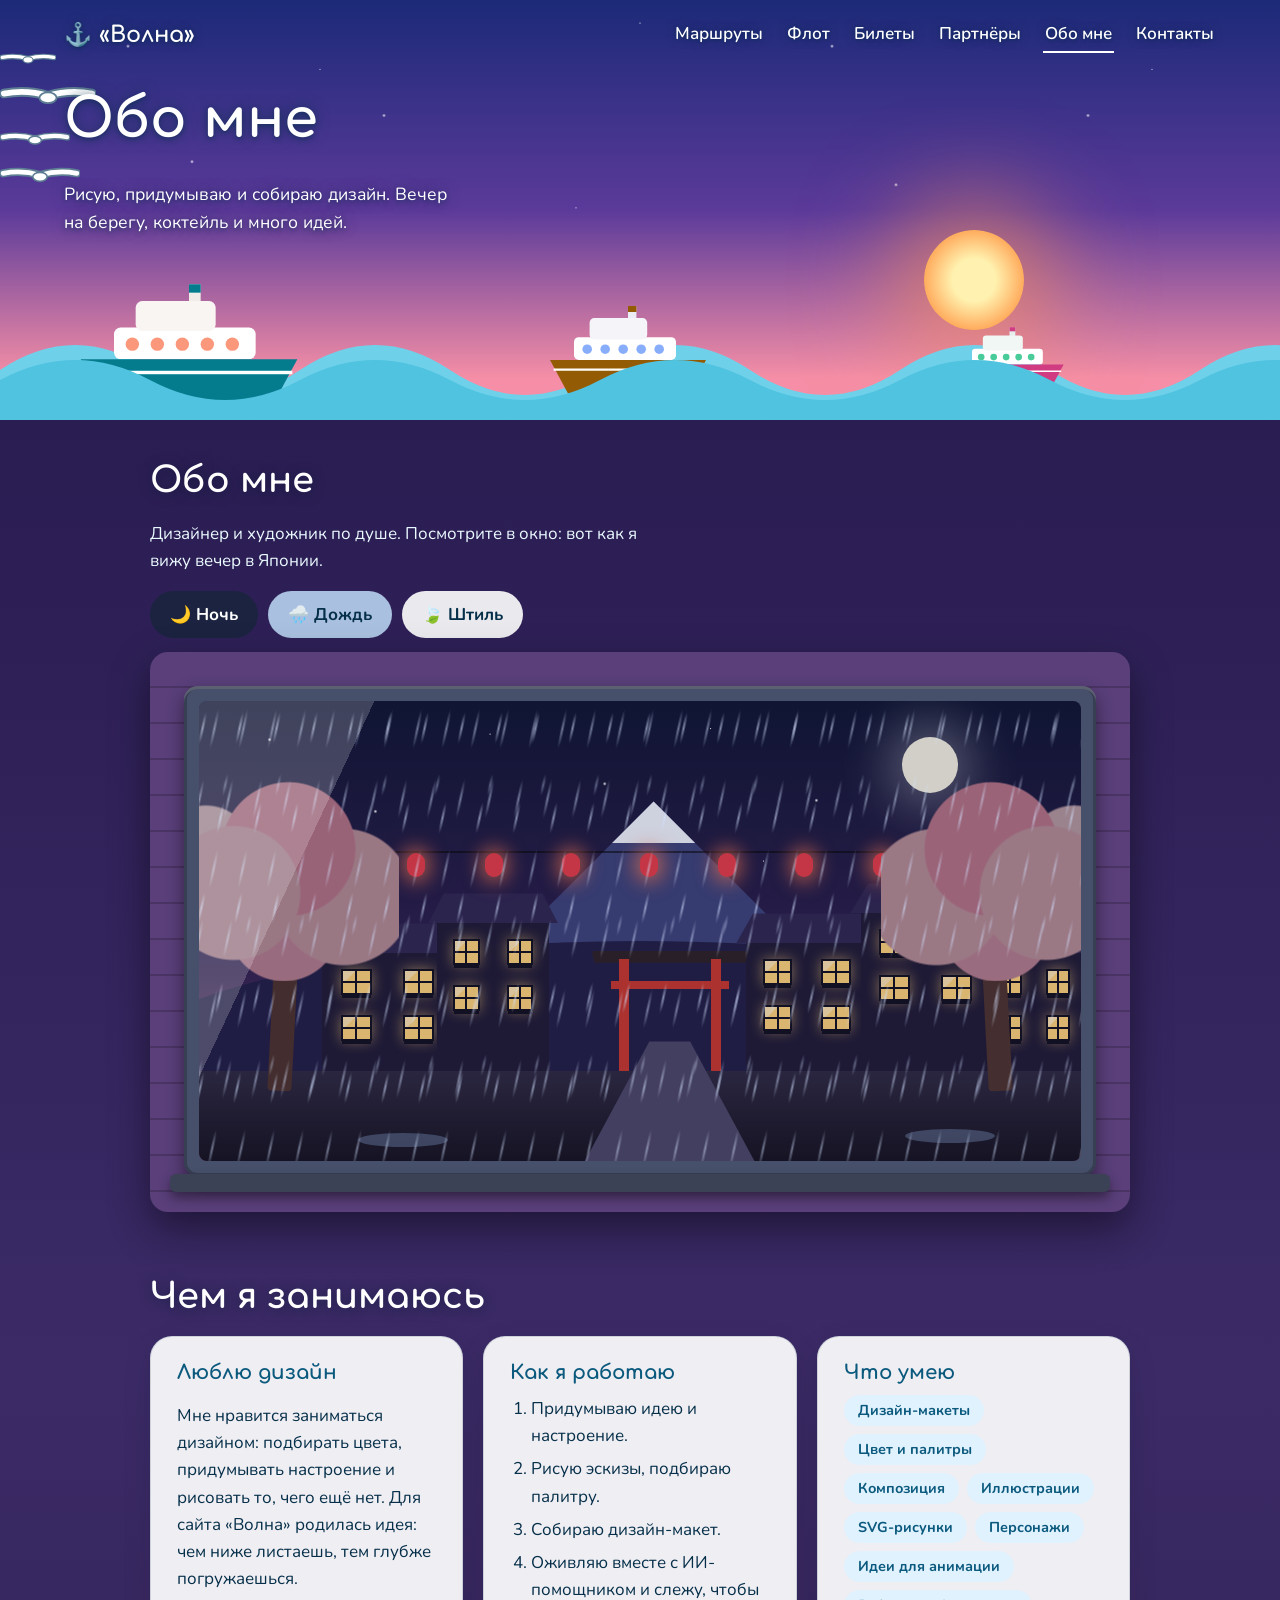
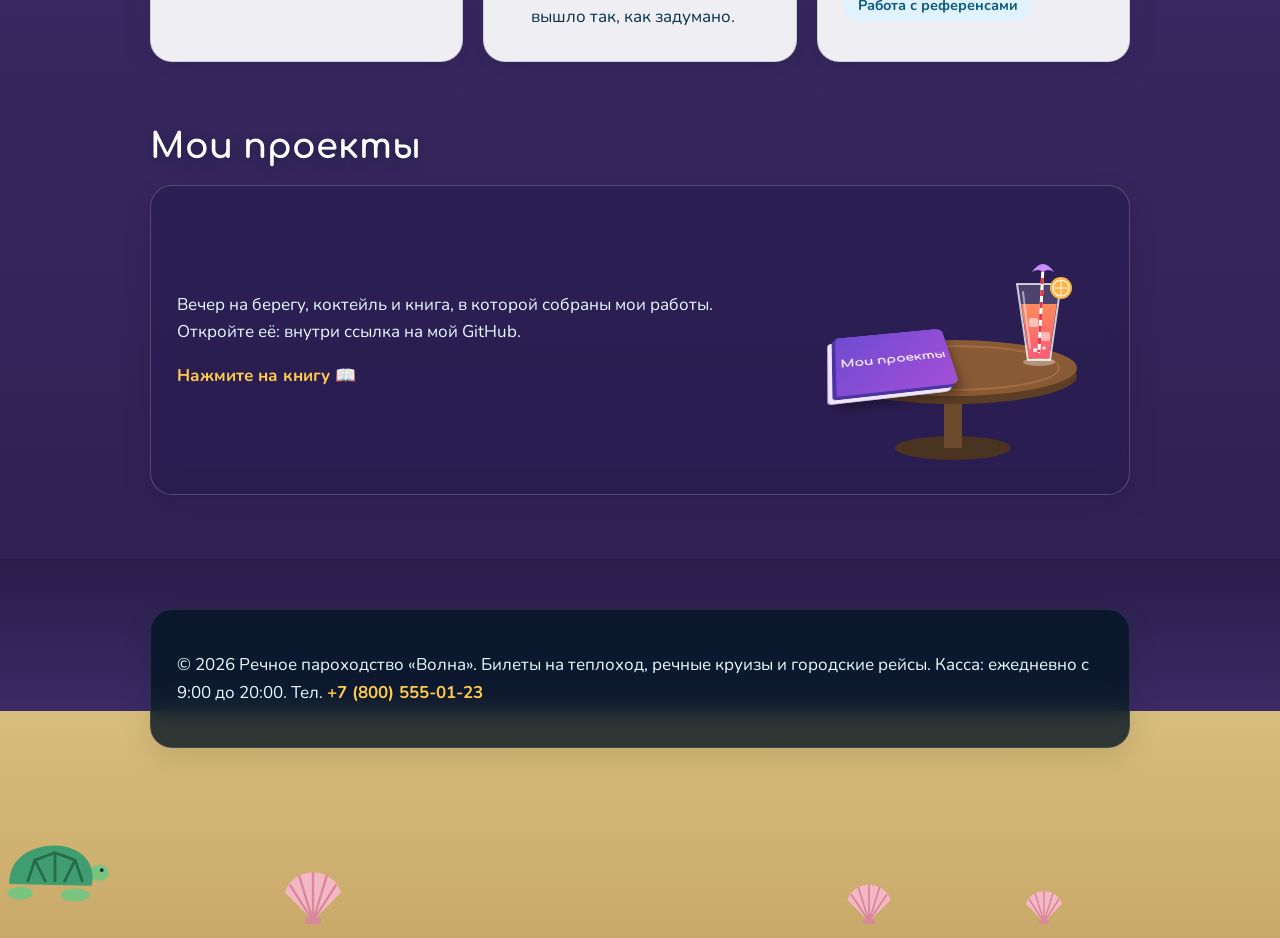
<file: about.html>
<!DOCTYPE html>
<html lang="ru">
<head>
  <meta charset="utf-8">
  <meta name="viewport" content="width=device-width, initial-scale=1">
  <title>Обо мне — веб-дизайнер и верстальщик, портфолио</title>
  <meta name="description" content="Обо мне: веб-дизайнер и верстальщик. Мои проекты, навыки и ссылка на GitHub.">
  <meta name="keywords" content="веб-дизайнер, верстальщик, портфолио, github, дизайн сайтов">
  <meta name="robots" content="index, follow">
  <link rel="canonical" href="http://volna.l9137573.beget.tech/volna/about.html">
  <meta property="og:type" content="website">
  <meta property="og:title" content="Обо мне — веб-дизайнер и верстальщик, портфолио">
  <meta property="og:description" content="Обо мне: веб-дизайнер и верстальщик. Мои проекты, навыки и ссылка на GitHub.">
  <link rel="icon" href="img/favicon.svg" type="image/svg+xml">
  <link rel="preconnect" href="https://fonts.googleapis.com">
  <link rel="preconnect" href="https://fonts.gstatic.com" crossorigin>
  <link href="https://fonts.googleapis.com/css2?family=Comfortaa:wght@600;700&family=Nunito:wght@400;600;700&display=swap" rel="stylesheet">
  <link rel="stylesheet" href="main.css">

  <!-- Google Tag Manager -->
  <script>(function(w,d,s,l,i){w[l]=w[l]||[];w[l].push({'gtm.start':
  new Date().getTime(),event:'gtm.js'});var f=d.getElementsByTagName(s)[0],
  j=d.createElement(s),dl=l!='dataLayer'?'&l='+l:'';j.async=true;j.src=
  'https://www.googletagmanager.com/gtm.js?id='+i+dl;f.parentNode.insertBefore(j,f);
  })(window,document,'script','dataLayer','GTM-58QCVPH7');</script>
  <!-- End Google Tag Manager -->

  <!-- Yandex.Metrika counter -->
  <script type="text/javascript">
      (function(m,e,t,r,i,k,a){
          m[i]=m[i]||function(){(m[i].a=m[i].a||[]).push(arguments)};
          m[i].l=1*new Date();
          for (var j = 0; j < document.scripts.length; j++) {if (document.scripts[j].src === r) { return; }}
          k=e.createElement(t),a=e.getElementsByTagName(t)[0],k.async=1,k.src=r,a.parentNode.insertBefore(k,a)
      })(window, document,'script','https://mc.yandex.ru/metrika/tag.js?id=113741411', 'ym');

      ym(113741411, 'init', {ssr:true, webvisor:true, clickmap:true, ecommerce:"dataLayer", referrer: document.referrer, url: location.href, accurateTrackBounce:true, trackLinks:true});
  </script>
  <noscript><div><img src="https://mc.yandex.ru/watch/113741411" style="position:absolute; left:-9999px;" alt="" /></div></noscript>
  <!-- /Yandex.Metrika counter -->
</head>
<body class="land-page">
  <!-- GTM (noscript) -->
  <noscript><iframe src="https://www.googletagmanager.com/ns.html?id=GTM-58QCVPH7"
  height="0" width="0" style="display:none;visibility:hidden"></iframe></noscript>
  <!-- End GTM (noscript) -->

  <!-- Класс sunset делает закатное небо, чтобы отличалось от других страниц -->
  <header class="sky small sunset">
    <div class="stars"></div>
    <span class="cloud c1"></span><span class="cloud c2"></span>
    <div class="sun"></div>
    <img class="gull g1" src="img/gull.svg" alt="" width="50" height="26">
    <img class="gull g2" src="img/gull.svg" alt="" width="50" height="26">
    <img class="gull g3" src="img/gull.svg" alt="" width="50" height="26">
    <img class="gull g4" src="img/gull.svg" alt="" width="50" height="26">
    
    <nav aria-label="Основное меню">
      <a class="logo" href="index.html">⚓ «Волна»</a>
      <a href="routes.html">Маршруты</a>
      <a href="fleet.html">Флот</a>
      <a href="tickets.html">Билеты</a>
      <a href="partners.html">Партнёры</a>
      <a href="about.html" class="active">Обо мне</a>
      <a href="contacts.html">Контакты</a>
    </nav>
    <div class="hero">
      <h1>Обо мне</h1>
      <p>Рисую, придумываю и собираю дизайн. Вечер на берегу, коктейль и много идей.</p>
    </div>
    <div class="wave back"></div>
    <!-- Три теплохода плывут по закатному морю -->
    <div class="fleet-ship fs1"><img src="img/ship.svg" alt="Теплоход «Лазурный»" width="300" height="190"></div>
    <div class="fleet-ship fs2"><img src="img/ship.svg" alt="Теплоход «Жемчужина»" width="300" height="190"></div>
    <div class="fleet-ship fs3"><img src="img/ship.svg" alt="Теплоход «Ракушка»" width="300" height="190"></div>
    <div class="wave front"></div>
  </header>

  <div class="land">
    <main class="about-main">
      <!-- Скрытые чекбоксы для переключения погоды. Они невидимы на экране, но работают как кнопки в CSS -->
      <input type="checkbox" id="t-day" class="toggle" aria-label="День или ночь">
      <input type="checkbox" id="t-wind" class="toggle" aria-label="Ветер">
      <input type="radio" name="weather" id="w-clear" class="toggle" aria-label="Ясно">
      <input type="radio" name="weather" id="w-rain" class="toggle" checked aria-label="Дождь">
      <input type="radio" name="weather" id="w-snow" class="toggle" aria-label="Снег">
      <input type="checkbox" id="t-book" class="toggle" aria-label="Открыть книгу с проектами">

      <section class="window-section">
        <h2>Обо мне</h2>
        <p class="lead">Дизайнер и художник по душе. Посмотрите в окно: вот как я вижу вечер в Японии.</p>

        <!-- Кнопки управления погодой. Они привязаны к чекбоксам выше через атрибут for -->
        <div class="scene-controls">
          <label for="t-day" class="ctl ctl-day"><span class="s-night">🌙 Ночь</span><span class="s-day">☀️ День</span></label>
          <label for="w-rain" class="ctl wl wl-clear">🌤️ Ясно</label>
          <label for="w-snow" class="ctl wl wl-rain">🌧️ Дождь</label>
          <label for="w-clear" class="ctl wl wl-snow">❄️ Снег</label>
          <label for="t-wind" class="ctl ctl-wind"><span class="s-calm">🍃 Штиль</span><span class="s-wind">🌬️ Ветер</span></label>
        </div>

        <!-- Окно, в котором происходит вся магия -->
        <div class="stage">
          <div class="frame">
            <div class="scene" role="img" aria-label="Серый котёнок гуляет по японской улице, вокруг цветёт сакура. Погоду и время суток можно менять кнопками">
            <div class="night-stars"></div>
            <div class="orb"></div>
            <div class="fuji"></div>
            <div class="hills"></div>

            <!-- Домики. Тег i используется для окон -->
            <div class="house h1"><i></i><i></i><i></i><i></i></div>
            <div class="house h2"><i></i><i></i><i></i><i></i></div>
            <div class="house h3"><i></i><i></i><i></i><i></i></div>
            <div class="house h4"><i></i><i></i><i></i><i></i></div>
            <div class="house h5"><i></i><i></i><i></i><i></i></div>

            <!-- Ворота Тории -->
            <div class="torii"><i class="kasagi"></i><i class="nuki"></i><i class="pl"></i><i class="pr"></i></div>

            <!-- Фонарики -->
            <div class="lanterns"><i></i><i></i><i></i><i></i><i></i><i></i><i></i><i></i><i></i></div>

            <!-- Деревья сакуры -->
            <div class="tree t-left"><div class="crown"></div></div>
            <div class="tree t-right"><div class="crown"></div></div>

            <!-- Земля, дорожка, лужи, сугробы -->
            <div class="ground"><span class="puddle p1"></span><span class="puddle p2"></span><span class="puddle p3"></span></div>
            <div class="path"></div>
            <div class="drifts"></div>

            <!-- Котенок в SVG. Здесь мы вырезаем его картинку и анимируем части отдельно -->
            <div class="kitten">
              <svg viewBox="0 0 140 112" width="150" height="120" aria-hidden="true">
                <!-- Зонтик, который появляется только в дождь -->
                <g class="umbrella">
                  <path d="M70 58 V30" stroke="#5b3a29" stroke-width="3" stroke-linecap="round" fill="none"/>
                  <path d="M30 32 Q70 -12 110 32 Q100 26 90 32 Q80 26 70 32 Q60 26 50 32 Q40 26 30 32Z" fill="#d1432f"/>
                  <path d="M70 10 Q58 18 50 32 M70 10 Q82 18 90 32" stroke="#fff" stroke-width="2" fill="none" opacity="0.6"/>
                </g>
                
                <!-- Хвост -->
                <path class="tail" d="M32 76 Q8 74 10 52 Q11 44 18 46" stroke="#a7b0ba" stroke-width="8" stroke-linecap="round" fill="none"/>
                
                <!-- Лапы. Рисуем их до тела, чтобы верх лап был спрятан под туловищем -->
                <rect class="leg lb" x="46" y="80" width="8" height="26" rx="4" fill="#8b95a0"/>
                <rect class="leg lf" x="78" y="80" width="8" height="26" rx="4" fill="#8b95a0"/>
                <rect class="leg rb" x="34" y="80" width="8" height="26" rx="4" fill="#a7b0ba"/>
                <rect class="leg rf" x="68" y="80" width="8" height="26" rx="4" fill="#a7b0ba"/>
                
                <!-- Туловище и полоски -->
                <ellipse cx="58" cy="76" rx="32" ry="18" fill="#a7b0ba"/>
                <path d="M44 60 q4 9 0 17 M58 59 q4 9 0 18 M72 60 q4 9 0 17" stroke="#7b8590" stroke-width="3" stroke-linecap="round" fill="none"/>
                
                <!-- Шарф. Вставляем его между телом и головой, чтобы голова перекрыла его сверху и он казался на шее -->
                <g class="scarf">
                  <!-- Развевающиеся концы -->
                  <g class="tail-top">
                    <path d="M80 71 Q60 60 40 65 L43 72 Q63 68 81 75 Z" fill="#b9a2e8"/>
                    <path d="M78 73 Q60 62 42 67" stroke="#ffc2e0" stroke-width="2.5" fill="none" stroke-linecap="round"/>
                  </g>
                  <g class="tail-bottom">
                    <path d="M81 74 Q60 85 40 100 L45 105 Q63 92 83 77 Z" fill="#ffc2e0"/>
                    <path d="M79 76 Q60 88 43 102" stroke="#b9a2e8" stroke-width="2.5" fill="none" stroke-linecap="round"/>
                  </g>
                  <!-- Вертикальный воротник -->
                  <path d="M78 69 Q85 73 89 79 L82 84 Q78 78 74 74 Z" fill="#b9a2e8"/>
                  <path d="M79 72 Q84 76 86 79" stroke="#ffc2e0" stroke-width="2.5" fill="none" stroke-linecap="round"/>
                  <circle cx="78" cy="73" r="4" fill="#b9a2e8"/>
                  <circle cx="78" cy="73" r="1.5" fill="#ffc2e0"/>
                </g>

                <!-- Голова, уши, мордочка -->
                <polygon points="85,52 87,35 99,47" fill="#a7b0ba"/><polygon points="100,47 112,36 114,54" fill="#a7b0ba"/>
                <polygon points="88,48 89,40 95,46" fill="#f0b5bb"/><polygon points="104,46 110,40 111,50" fill="#f0b5bb"/>
                <circle cx="98" cy="64" r="17" fill="#a7b0ba"/>
                <path d="M94 50 v5 M98 49 v6 M102 50 v5" stroke="#7b8590" stroke-width="2" stroke-linecap="round"/>
                <ellipse cx="100" cy="62" rx="2.8" ry="3.5" fill="#e6c34e"/><ellipse cx="110" cy="62" rx="2.8" ry="3.5" fill="#e6c34e"/>
                <ellipse cx="100.4" cy="62" rx="1" ry="2.8" fill="#16110d"/><ellipse cx="110.4" cy="62" rx="1" ry="2.8" fill="#16110d"/>
                <polygon points="107,66 113,66 110,70" fill="#e0788a"/>
                <path d="M110 70 q-3 3 -6 1 M110 70 q3 3 6 1" stroke="#5c6670" stroke-width="1.2" fill="none" stroke-linecap="round"/>
                <path d="M114 68 L130 63 M114 71 L130 73" stroke="#fff" stroke-width="1" opacity="0.8"/>
              </svg>
            </div>

            <!-- Погодные слои, которые включаются через CSS :checked -->
            <div class="petals"><i></i><i></i><i></i><i></i><i></i><i></i><i></i><i></i><i></i><i></i><i></i><i></i><i></i><i></i></div>
            <div class="snow"></div>
            <div class="shade"></div>
            <div class="rain"></div>
            <div class="gusts"><i></i><i></i><i></i></div>
          </div>
          </div>
          <div class="sill"></div>
        </div>
      </section>

      <section class="about-section">
        <h2>Чем я занимаюсь</h2>
        <div class="about-grid">
          <article class="panel">
            <h3>Люблю дизайн</h3>
            <p>Мне нравится заниматься дизайном: подбирать цвета, придумывать настроение и рисовать то, чего ещё нет. Для сайта «Волна» родилась идея: чем ниже листаешь, тем глубже погружаешься.</p>
          </article>
          <article class="panel">
            <h3>Как я работаю</h3>
            <ol class="how">
              <li>Придумываю идею и настроение.</li>
              <li>Рисую эскизы, подбираю палитру.</li>
              <li>Собираю дизайн-макет.</li>
              <li>Оживляю вместе с ИИ-помощником и слежу, чтобы вышло так, как задумано.</li>
            </ol>
          </article>
          <article class="panel">
            <h3>Что умею</h3>
            <ul class="chips">
              <li>Дизайн-макеты</li><li>Цвет и палитры</li><li>Композиция</li><li>Иллюстрации</li><li>SVG-рисунки</li><li>Персонажи</li><li>Идеи для анимации</li><li>Работа с референсами</li>
            </ul>
          </article>
        </div>
      </section>

      <section class="terrace">
        <h2>Мои проекты</h2>
        <div class="panel terrace-panel">
          <div class="terrace-text">
            <p>Вечер на берегу, коктейль и книга, в которой собраны мои работы. Откройте её: внутри ссылка на мой GitHub.</p>
            <p class="hint">Нажмите на книгу 📖</p>
          </div>
          <!-- Стол с коктейлем и книгой. Книга - это label, который при клике активирует чекбокс t-book и открывает модалку -->
          <div class="table-scene">
            <svg class="table" viewBox="0 0 300 260" aria-hidden="true">
              <defs><linearGradient id="drink" x1="0" y1="0" x2="0" y2="1"><stop offset="0" stop-color="#ff8a5c"/><stop offset="1" stop-color="#ff4f7b"/></linearGradient></defs>
              <ellipse cx="150" cy="238" rx="58" ry="12" fill="#4a3320"/>
              <rect x="141" y="168" width="18" height="70" fill="#6b4a2e"/>
              <ellipse cx="150" cy="166" rx="124" ry="28" fill="#5c3d25"/>
              <ellipse cx="150" cy="158" rx="124" ry="28" fill="#8a5a35"/>
              <ellipse cx="150" cy="158" rx="106" ry="22" fill="none" stroke="#a9744a" stroke-width="2" opacity="0.7"/>
              <defs><clipPath id="gc"><path d="M216 78 H256 L246 148 H226 Z"/></clipPath></defs>
              <ellipse cx="236" cy="152" rx="16" ry="4" fill="rgba(255,255,255,0.35)"/>
              <path d="M214 74 H258 L247 150 H225 Z" fill="rgba(255,255,255,0.16)" stroke="rgba(255,255,255,0.75)" stroke-width="2"/>
              <g clip-path="url(#gc)">
                <g class="liquid">
                  <path d="M200 94 H272 V160 H200 Z" fill="url(#drink)"/>
                  <rect class="ice" x="226" y="108" width="9" height="9" rx="2" fill="rgba(255,255,255,0.55)"/>
                  <rect class="ice i2" x="238" y="122" width="9" height="9" rx="2" fill="rgba(255,255,255,0.5)"/>
                  <circle class="cbub b1" cx="232" cy="140" r="2" fill="#fff"/><circle class="cbub b2" cx="241" cy="138" r="1.6" fill="#fff"/><circle class="cbub b3" cx="236" cy="142" r="1.3" fill="#fff"/>
                </g>
              </g>
              <path d="M220 82 L227 138" stroke="rgba(255,255,255,0.5)" stroke-width="2" stroke-linecap="round"/>
              <g class="stir">
                <path d="M240 56 L236 142" stroke="#fff" stroke-width="3"/><path d="M240 56 L236 142" stroke="#e63946" stroke-width="3" stroke-dasharray="6 6"/>
                <path d="M229 62 Q240 46 251 62 Q245 58 240 62 Q235 58 229 62Z" fill="#c78cff"/>
              </g>
              <circle cx="258" cy="78" r="11" fill="#ffb347"/><circle cx="258" cy="78" r="8" fill="none" stroke="#fff3d6" stroke-width="1.5"/><path d="M258 70 V86 M250 78 H266" stroke="#fff3d6" stroke-width="1.2"/>
            </svg>
            <label for="t-book" class="book" title="Открыть книгу">
              <span class="book-title">Мои проекты</span>
            </label>
          </div>
        </div>
      </section>

      <!-- Модальное окно с ссылкой на GitHub -->
      <div class="modal" role="dialog" aria-label="Мои проекты">
        <label for="t-book" class="modal-bg" aria-hidden="true"></label>
        <div class="modal-box">
          <h3>Мои проекты</h3>
          <p>Все работы и исходный код я храню на GitHub.</p>
          <div class="cta">
            <a class="btn github" href="https://github.com/ВАШ-НИК" target="_blank" rel="noopener">GitHub</a>
            <a class="btn gold" href="partners.html">Портфолио сайтов</a>
          </div>
          <label for="t-book" class="modal-close">Закрыть</label>
        </div>
      </div>
    </main>

    <footer class="seabed">
      <div class="panel"><p>© 2026 Речное пароходство «Волна». Билеты на теплоход, речные круизы и городские рейсы. Касса: ежедневно с 9:00 до 20:00. Тел. <a href="tel:+78005550123">+7 (800) 555-01-23</a></p></div>
      <div class="sand" aria-hidden="true">
        <img class="weed w1" src="img/weed.svg" alt="" width="34" height="150" loading="lazy">
        <img class="weed w2" src="img/weed.svg" alt="" width="34" height="150" loading="lazy">
        <img class="weed w3" src="img/weed.svg" alt="" width="34" height="150" loading="lazy">
        <img class="weed w4" src="img/weed.svg" alt="" width="34" height="150" loading="lazy">
        <img class="weed w5" src="img/weed.svg" alt="" width="34" height="150" loading="lazy">
        <img class="shell s1" src="img/shell.svg" alt="" width="80" height="70" loading="lazy">
        <img class="shell s2" src="img/shell.svg" alt="" width="80" height="70" loading="lazy">
        <img class="shell s3" src="img/shell.svg" alt="" width="80" height="70" loading="lazy">
        <img class="turtle" src="img/turtle.svg" alt="" width="120" height="70" loading="lazy">
      </div>
    </footer>
  </div>
</body>
</html>
</file>
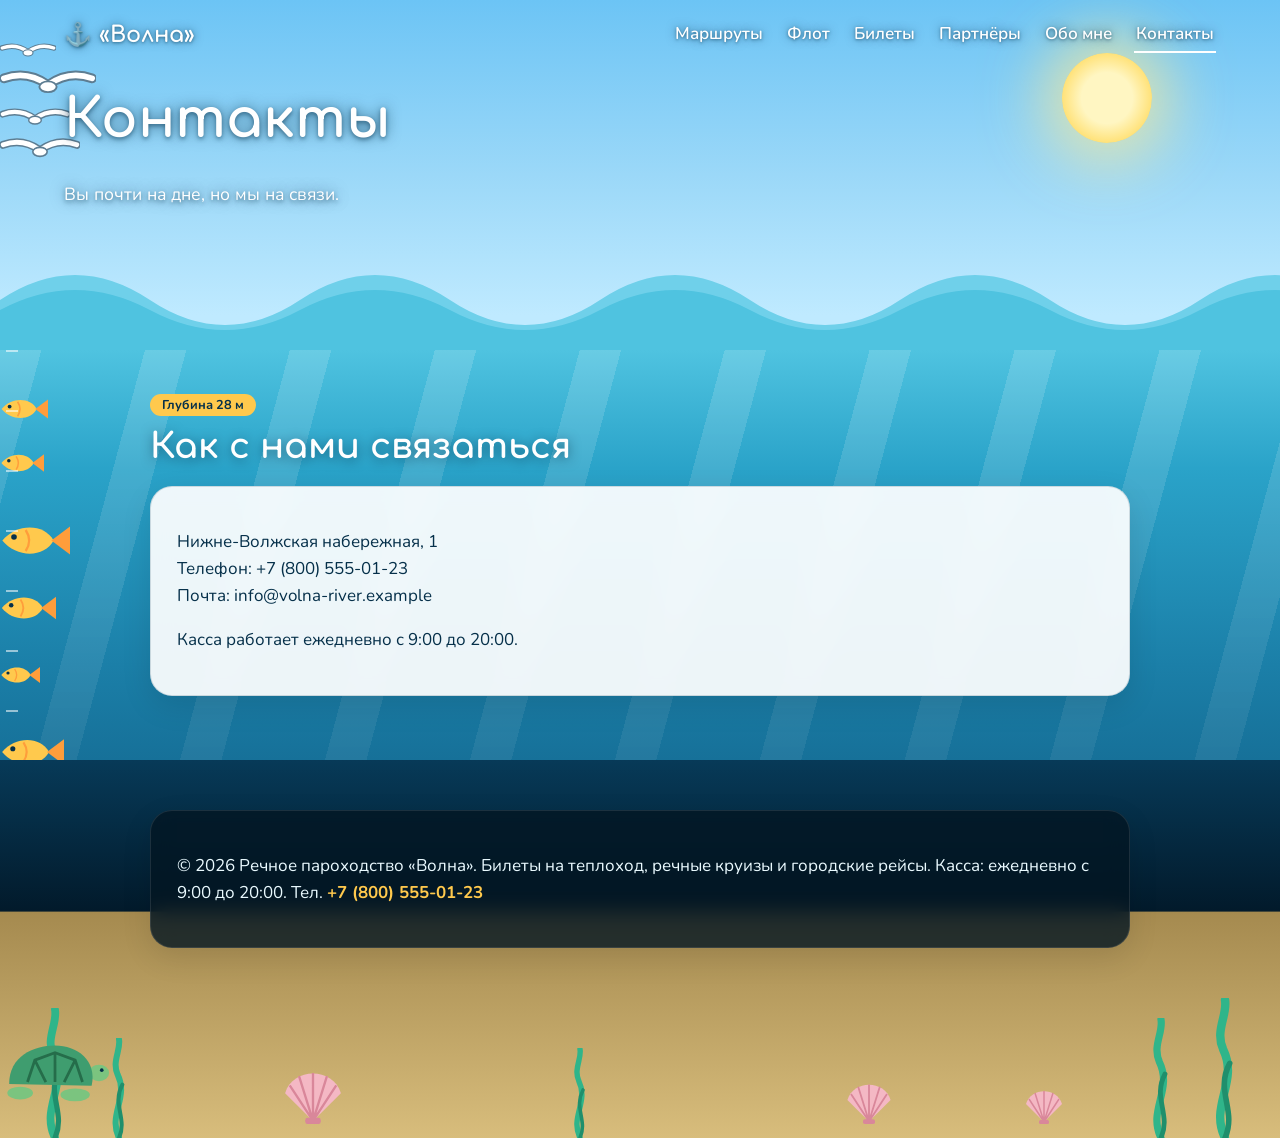
<file: contacts.html>
<!DOCTYPE html>
<html lang="ru">
<head>
  <meta charset="utf-8">
  <meta name="viewport" content="width=device-width, initial-scale=1">
  <title>Контакты — речное пароходство «Волна»</title>
  <meta name="description" content="Адрес, телефон и почта речного пароходства «Волна». Касса работает ежедневно с 9:00 до 20:00.">
  <meta name="keywords" content="речное пароходство контакты, касса теплоходов, речной вокзал">
  <meta name="robots" content="index, follow">
  <link rel="canonical" href="http://volna.l9137573.beget.tech/volna/contacts.html">
  <meta property="og:type" content="website">
  <meta property="og:title" content="Контакты — речное пароходство «Волна»">
  <meta property="og:description" content="Адрес, телефон и почта речного пароходства «Волна». Касса работает ежедневно с 9:00 до 20:00.">
  <link rel="icon" href="img/favicon.svg" type="image/svg+xml">
  <link rel="preconnect" href="https://fonts.googleapis.com">
  <link rel="preconnect" href="https://fonts.gstatic.com" crossorigin>
  <link href="https://fonts.googleapis.com/css2?family=Comfortaa:wght@600;700&family=Nunito:wght@400;600;700&display=swap" rel="stylesheet">
  <link rel="stylesheet" href="main.css">

  <!-- Google Tag Manager -->
  <script>(function(w,d,s,l,i){w[l]=w[l]||[];w[l].push({'gtm.start':
  new Date().getTime(),event:'gtm.js'});var f=d.getElementsByTagName(s)[0],
  j=d.createElement(s),dl=l!='dataLayer'?'&l='+l:'';j.async=true;j.src=
  'https://www.googletagmanager.com/gtm.js?id='+i+dl;f.parentNode.insertBefore(j,f);
  })(window,document,'script','dataLayer','GTM-58QCVPH7');</script>
  <!-- End Google Tag Manager -->

  <!-- Yandex.Metrika counter -->
  <script type="text/javascript">
      (function(m,e,t,r,i,k,a){
          m[i]=m[i]||function(){(m[i].a=m[i].a||[]).push(arguments)};
          m[i].l=1*new Date();
          for (var j = 0; j < document.scripts.length; j++) {if (document.scripts[j].src === r) { return; }}
          k=e.createElement(t),a=e.getElementsByTagName(t)[0],k.async=1,k.src=r,a.parentNode.insertBefore(k,a)
      })(window, document,'script','https://mc.yandex.ru/metrika/tag.js?id=113741411', 'ym');

      ym(113741411, 'init', {ssr:true, webvisor:true, clickmap:true, ecommerce:"dataLayer", referrer: document.referrer, url: location.href, accurateTrackBounce:true, trackLinks:true});
  </script>
  <noscript><div><img src="https://mc.yandex.ru/watch/113741411" style="position:absolute; left:-9999px;" alt="" /></div></noscript>
  <!-- /Yandex.Metrika counter -->
</head>
<body>
  <!-- GTM (noscript) -->
  <noscript><iframe src="https://www.googletagmanager.com/ns.html?id=GTM-58QCVPH7"
  height="0" width="0" style="display:none;visibility:hidden"></iframe></noscript>
  <!-- End GTM (noscript) -->

  <header class="sky small">
    <div class="stars"></div>
    <span class="cloud c1"></span><span class="cloud c2"></span>
    <div class="sun"></div>
    <img class="gull g1" src="img/gull.svg" alt="" width="50" height="26">
    <img class="gull g2" src="img/gull.svg" alt="" width="50" height="26">
    <img class="gull g3" src="img/gull.svg" alt="" width="50" height="26">
    <img class="gull g4" src="img/gull.svg" alt="" width="50" height="26">
    
    <nav aria-label="Основное меню">
      <a class="logo" href="index.html">⚓ «Волна»</a>
      <a href="routes.html">Маршруты</a>
      <a href="fleet.html">Флот</a>
      <a href="tickets.html">Билеты</a>
      <a href="partners.html">Партнёры</a>
      <a href="about.html">Обо мне</a>
      <a href="contacts.html" class="active">Контакты</a>
    </nav>
    <div class="hero">
      <h1>Контакты</h1>
      <p>Вы почти на дне, но мы на связи.</p>
    </div>
    <div class="wave back"></div>
    <div class="ship"><img src="img/ship.svg" alt="Речной теплоход качается на волнах" width="300" height="190"></div>
    <div class="wave front"></div>
  </header>

  <div class="sea">
    <div class="bubbles"><i></i><i></i><i></i><i></i><i></i><i></i><i></i></div>
    <div class="fishlayer" aria-hidden="true">
      <img src="img/fish.svg" alt="" width="60" height="30" loading="lazy">
      <img src="img/fish.svg" alt="" width="60" height="30" loading="lazy">
      <img src="img/fish.svg" alt="" width="60" height="30" loading="lazy">
      <img src="img/fish.svg" alt="" width="60" height="30" loading="lazy">
      <img src="img/fish.svg" alt="" width="60" height="30" loading="lazy">
      <img src="img/fish.svg" alt="" width="60" height="30" loading="lazy">
      <img src="img/fish.svg" alt="" width="60" height="30" loading="lazy">
      <img src="img/fish.svg" alt="" width="60" height="30" loading="lazy">
      <img src="img/fish.svg" alt="" width="60" height="30" loading="lazy">
      <img src="img/fish.svg" alt="" width="60" height="30" loading="lazy">
    </div>

    <main>
      <!-- Самая глубокая точка сайта -->
      <section data-depth="28 м">
        <h2>Как с нами связаться</h2>
        <div class="panel">
          <p>Нижне-Волжская набережная, 1<br>
          <!-- Ссылки tel: и mailto: нужны, чтобы на телефоне можно было сразу позвонить или написать -->
          Телефон: <a href="tel:+78005550123" style="color:inherit">+7 (800) 555-01-23</a><br>
          Почта: <a href="mailto:info@volna-river.example" style="color:inherit">info@volna-river.example</a></p>
          <p>Касса работает ежедневно с 9:00 до 20:00.</p>
        </div>
      </section>
    </main>

    <footer class="seabed">
      <div class="panel"><p>© 2026 Речное пароходство «Волна». Билеты на теплоход, речные круизы и городские рейсы. Касса: ежедневно с 9:00 до 20:00. Тел. <a href="tel:+78005550123">+7 (800) 555-01-23</a></p></div>
      <div class="sand" aria-hidden="true">
        <img class="weed w1" src="img/weed.svg" alt="" width="34" height="150" loading="lazy">
        <img class="weed w2" src="img/weed.svg" alt="" width="34" height="150" loading="lazy">
        <img class="weed w3" src="img/weed.svg" alt="" width="34" height="150" loading="lazy">
        <img class="weed w4" src="img/weed.svg" alt="" width="34" height="150" loading="lazy">
        <img class="weed w5" src="img/weed.svg" alt="" width="34" height="150" loading="lazy">
        <img class="shell s1" src="img/shell.svg" alt="" width="80" height="70" loading="lazy">
        <img class="shell s2" src="img/shell.svg" alt="" width="80" height="70" loading="lazy">
        <img class="shell s3" src="img/shell.svg" alt="" width="80" height="70" loading="lazy">
        <img class="turtle" src="img/turtle.svg" alt="" width="120" height="70" loading="lazy">
      </div>
    </footer>
  </div>
</body>
</html>
</file>
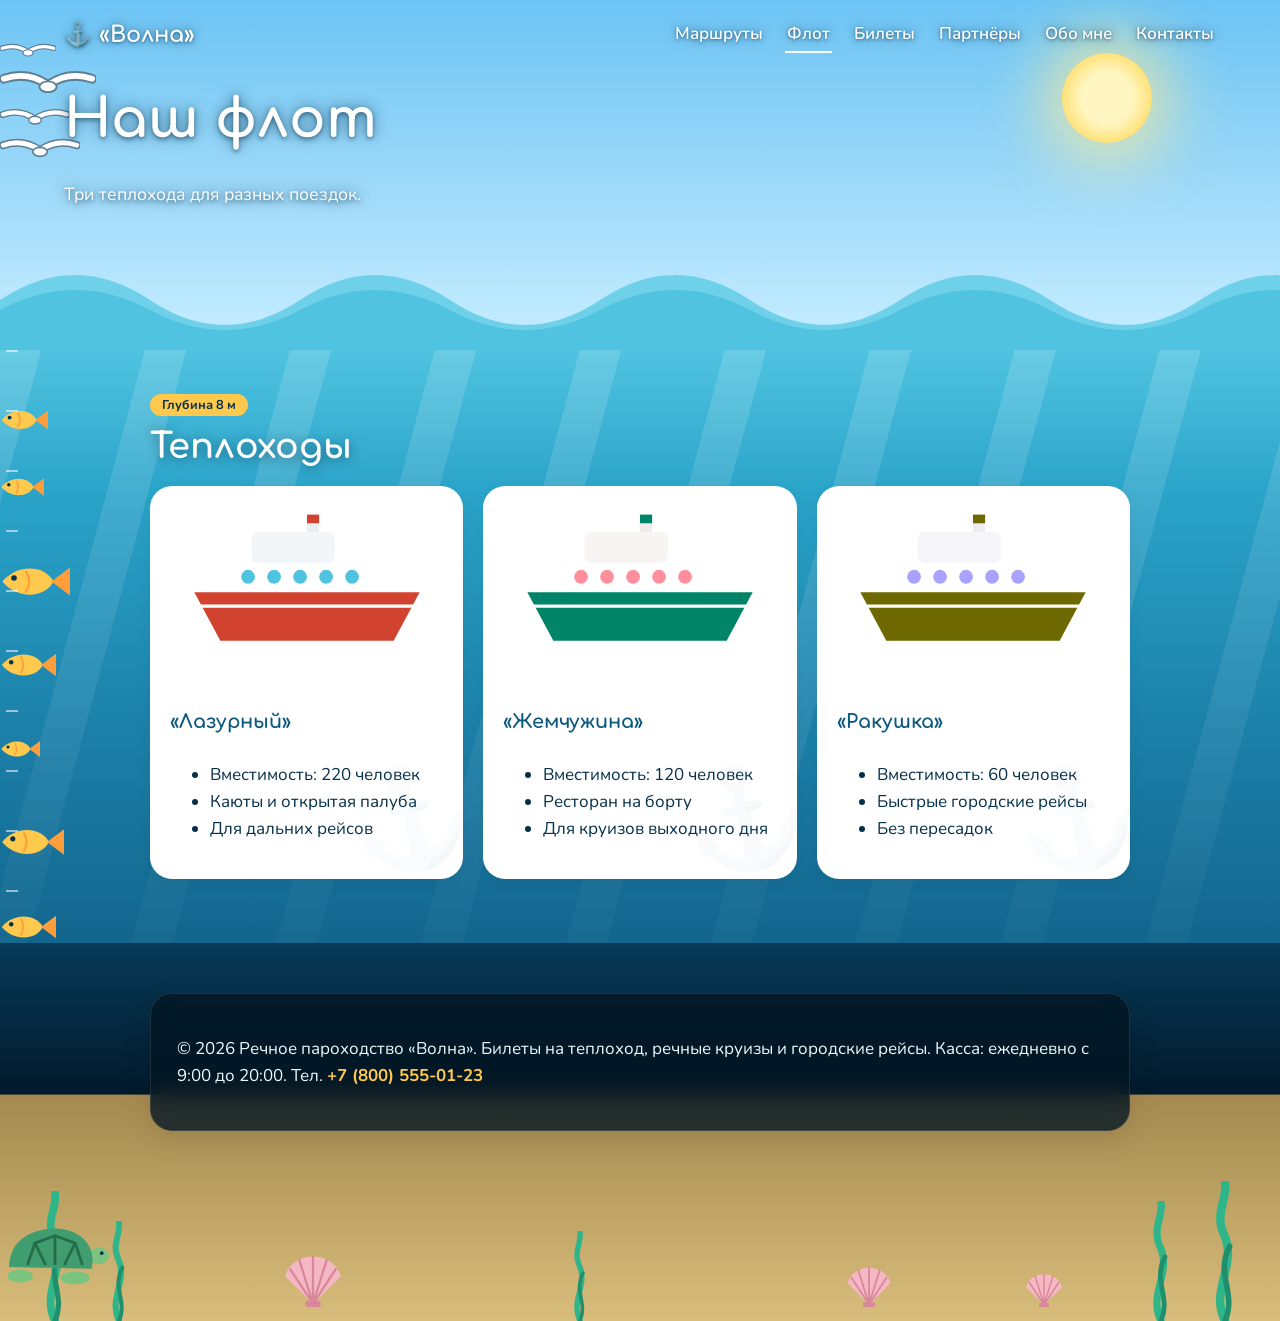
<file: fleet.html>
<!DOCTYPE html>
<html lang="ru">
<head>
  <meta charset="utf-8">
  <meta name="viewport" content="width=device-width, initial-scale=1">
  <title>Наш флот — теплоходы пароходства «Волна»</title>
  <meta name="description" content="Теплоходы «Лазурный», «Жемчужина» и «Ракушка»: вместимость, каюты и особенности. Прогулка на теплоходе и дальние рейсы.">
  <meta name="keywords" content="теплоходы, речной флот, прогулка на теплоходе, речные круизы">
  <meta name="robots" content="index, follow">
  <link rel="canonical" href="http://volna.l9137573.beget.tech/volna/fleet.html">
  <meta property="og:type" content="website">
  <meta property="og:title" content="Наш флот — теплоходы пароходства «Волна»">
  <meta property="og:description" content="Теплоходы «Лазурный», «Жемчужина» и «Ракушка»: вместимость, каюты и особенности.">
  <link rel="icon" href="img/favicon.svg" type="image/svg+xml">
  <link rel="preconnect" href="https://fonts.googleapis.com">
  <link rel="preconnect" href="https://fonts.gstatic.com" crossorigin>
  <link href="https://fonts.googleapis.com/css2?family=Comfortaa:wght@600;700&family=Nunito:wght@400;600;700&display=swap" rel="stylesheet">
  <link rel="stylesheet" href="main.css">

  <!-- Google Tag Manager -->
  <script>(function(w,d,s,l,i){w[l]=w[l]||[];w[l].push({'gtm.start':
  new Date().getTime(),event:'gtm.js'});var f=d.getElementsByTagName(s)[0],
  j=d.createElement(s),dl=l!='dataLayer'?'&l='+l:'';j.async=true;j.src=
  'https://www.googletagmanager.com/gtm.js?id='+i+dl;f.parentNode.insertBefore(j,f);
  })(window,document,'script','dataLayer','GTM-58QCVPH7');</script>
  <!-- End Google Tag Manager -->

  <!-- Yandex.Metrika counter -->
  <script type="text/javascript">
      (function(m,e,t,r,i,k,a){
          m[i]=m[i]||function(){(m[i].a=m[i].a||[]).push(arguments)};
          m[i].l=1*new Date();
          for (var j = 0; j < document.scripts.length; j++) {if (document.scripts[j].src === r) { return; }}
          k=e.createElement(t),a=e.getElementsByTagName(t)[0],k.async=1,k.src=r,a.parentNode.insertBefore(k,a)
      })(window, document,'script','https://mc.yandex.ru/metrika/tag.js?id=113741411', 'ym');

      ym(113741411, 'init', {ssr:true, webvisor:true, clickmap:true, ecommerce:"dataLayer", referrer: document.referrer, url: location.href, accurateTrackBounce:true, trackLinks:true});
  </script>
  <noscript><div><img src="https://mc.yandex.ru/watch/113741411" style="position:absolute; left:-9999px;" alt="" /></div></noscript>
  <!-- /Yandex.Metrika counter -->
</head>
<body>
  <!-- GTM (noscript) -->
  <noscript><iframe src="https://www.googletagmanager.com/ns.html?id=GTM-58QCVPH7"
  height="0" width="0" style="display:none;visibility:hidden"></iframe></noscript>
  <!-- End GTM (noscript) -->

  <header class="sky small">
    <div class="stars"></div>
    <span class="cloud c1"></span><span class="cloud c2"></span>
    <div class="sun"></div>
    <img class="gull g1" src="img/gull.svg" alt="" width="50" height="26">
    <img class="gull g2" src="img/gull.svg" alt="" width="50" height="26">
    <img class="gull g3" src="img/gull.svg" alt="" width="50" height="26">
    <img class="gull g4" src="img/gull.svg" alt="" width="50" height="26">
    
    <nav aria-label="Основное меню">
      <a class="logo" href="index.html">⚓ «Волна»</a>
      <a href="routes.html">Маршруты</a>
      <a href="fleet.html" class="active">Флот</a>
      <a href="tickets.html">Билеты</a>
      <a href="partners.html">Партнёры</a>
      <a href="about.html">Обо мне</a>
      <a href="contacts.html">Контакты</a>
    </nav>
    <div class="hero">
      <h1>Наш флот</h1>
      <p>Три теплохода для разных поездок.</p>
    </div>
    <div class="wave back"></div>
    <div class="ship"><img src="img/ship.svg" alt="Речной теплоход качается на волнах" width="380" height="240"></div>
    <div class="wave front"></div>
  </header>

  <div class="sea">
    <div class="bubbles"><i></i><i></i><i></i><i></i><i></i><i></i><i></i></div>
    <div class="fishlayer" aria-hidden="true">
      <img src="img/fish.svg" alt="" width="60" height="30" loading="lazy">
      <img src="img/fish.svg" alt="" width="60" height="30" loading="lazy">
      <img src="img/fish.svg" alt="" width="60" height="30" loading="lazy">
      <img src="img/fish.svg" alt="" width="60" height="30" loading="lazy">
      <img src="img/fish.svg" alt="" width="60" height="30" loading="lazy">
      <img src="img/fish.svg" alt="" width="60" height="30" loading="lazy">
      <img src="img/fish.svg" alt="" width="60" height="30" loading="lazy">
      <img src="img/fish.svg" alt="" width="60" height="30" loading="lazy">
      <img src="img/fish.svg" alt="" width="60" height="30" loading="lazy">
      <img src="img/fish.svg" alt="" width="60" height="30" loading="lazy">
    </div>

    <main>
      <section data-depth="8 м">
        <h2>Теплоходы</h2>
        <!-- Сетка карточек -->
        <div class="grid">
          <!-- Карточка 1. Кораблик будет дефолтного цвета -->
          <article class="card">
            <img class="ship-icon" src="img/ship.svg" alt="Теплоход «Лазурный»" width="300" height="190" loading="lazy">
            <div class="card-content">
              <h3>«Лазурный»</h3>
              <ul>
                <li>Вместимость: 220 человек</li>
                <li>Каюты и открытая палуба</li>
                <li>Для дальних рейсов</li>
              </ul>
            </div>
          </article>
          <!-- Карточка 2. В CSS через nth-child ему задан hue-rotate, поэтому он зеленоватый -->
          <article class="card">
            <img class="ship-icon" src="img/ship.svg" alt="Теплоход «Жемчужина»" width="300" height="190" loading="lazy">
            <div class="card-content">
              <h3>«Жемчужина»</h3>
              <ul>
                <li>Вместимость: 120 человек</li>
                <li>Ресторан на борту</li>
                <li>Для круизов выходного дня</li>
              </ul>
            </div>
          </article>
          <!-- Карточка 3. Тоже перекрашен через CSS (фиолетовый) -->
          <article class="card">
            <img class="ship-icon" src="img/ship.svg" alt="Теплоход «Ракушка»" width="300" height="190" loading="lazy">
            <div class="card-content">
              <h3>«Ракушка»</h3>
              <ul>
                <li>Вместимость: 60 человек</li>
                <li>Быстрые городские рейсы</li>
                <li>Без пересадок</li>
              </ul>
            </div>
          </article>
        </div>
      </section>
    </main>

    <footer class="seabed">
      <div class="panel"><p>© 2026 Речное пароходство «Волна». Билеты на теплоход, речные круизы и городские рейсы. Касса: ежедневно с 9:00 до 20:00. Тел. <a href="tel:+78005550123">+7 (800) 555-01-23</a></p></div>
      <div class="sand" aria-hidden="true">
        <img class="weed w1" src="img/weed.svg" alt="" width="34" height="150" loading="lazy">
        <img class="weed w2" src="img/weed.svg" alt="" width="34" height="150" loading="lazy">
        <img class="weed w3" src="img/weed.svg" alt="" width="34" height="150" loading="lazy">
        <img class="weed w4" src="img/weed.svg" alt="" width="34" height="150" loading="lazy">
        <img class="weed w5" src="img/weed.svg" alt="" width="34" height="150" loading="lazy">
        <img class="shell s1" src="img/shell.svg" alt="" width="80" height="70" loading="lazy">
        <img class="shell s2" src="img/shell.svg" alt="" width="80" height="70" loading="lazy">
        <img class="shell s3" src="img/shell.svg" alt="" width="80" height="70" loading="lazy">
        <img class="turtle" src="img/turtle.svg" alt="" width="120" height="70" loading="lazy">
      </div>
    </footer>
  </div>
</body>
</html>
</file>
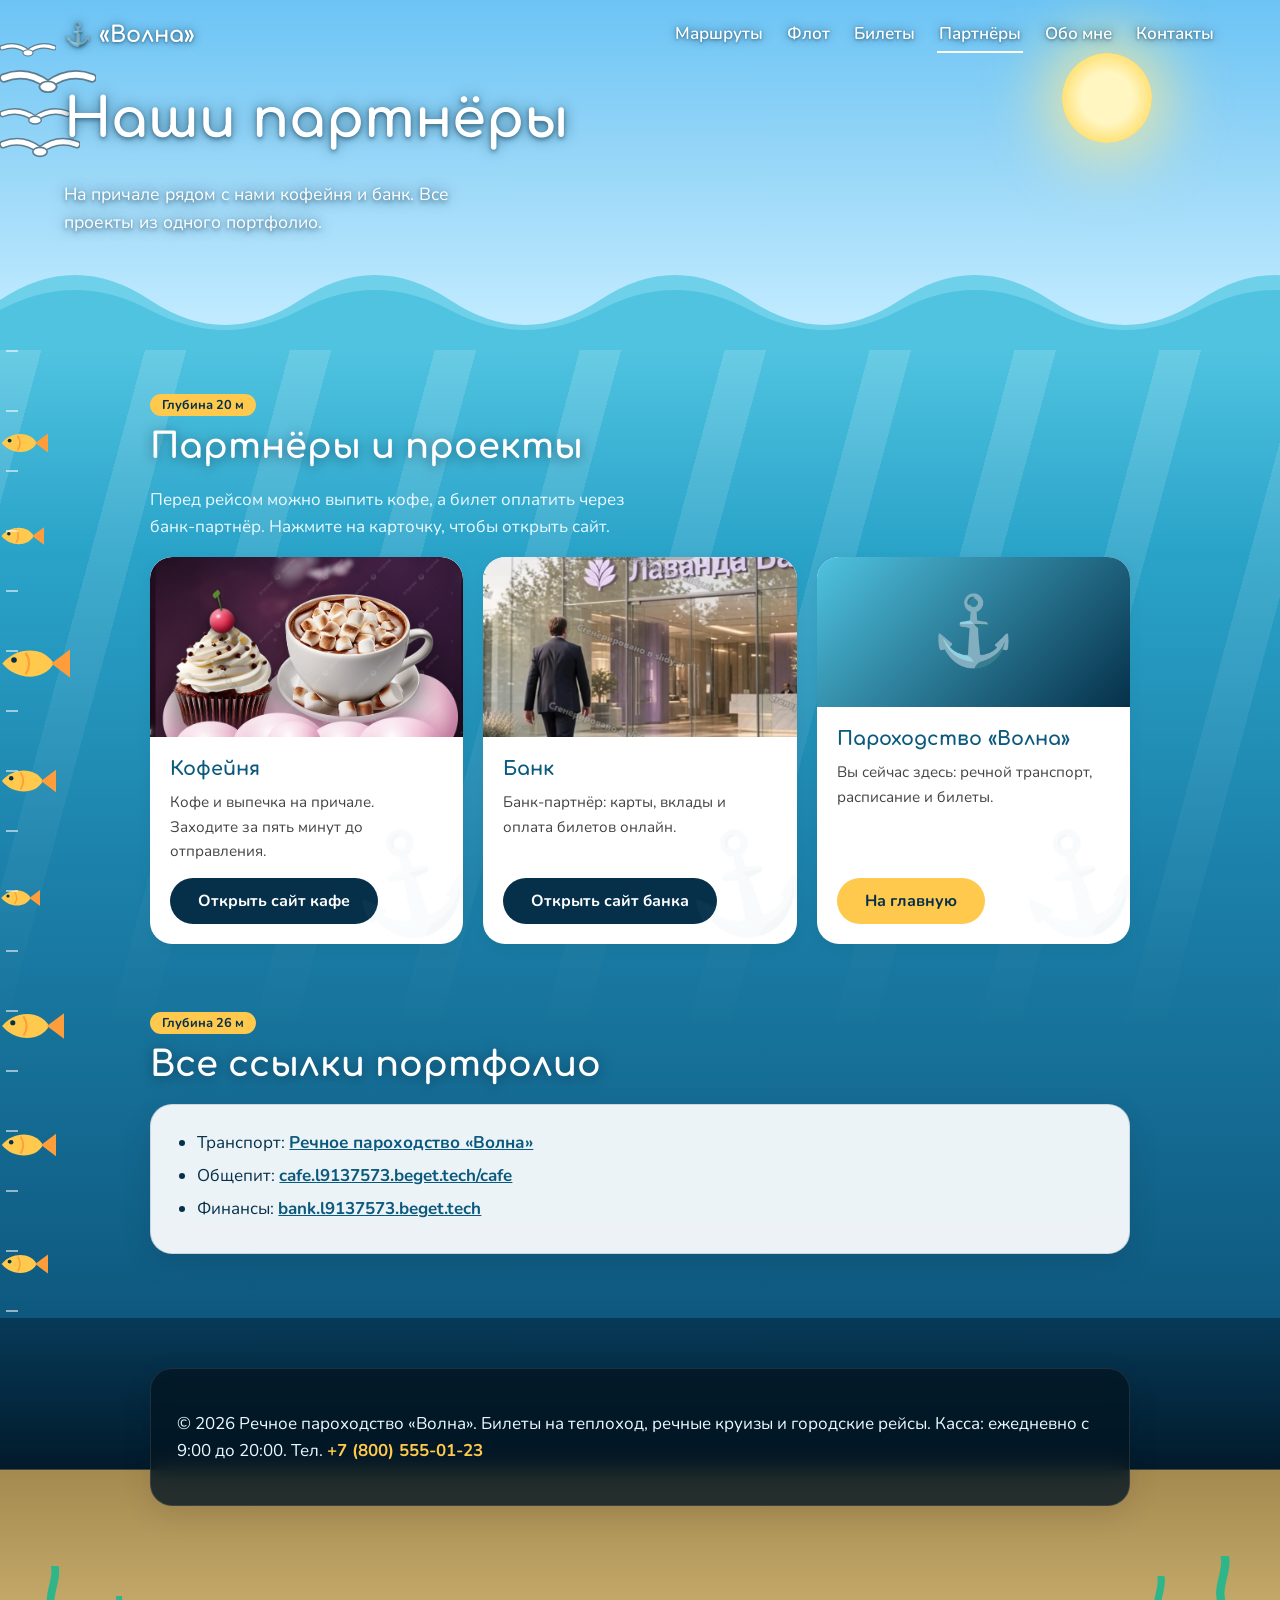
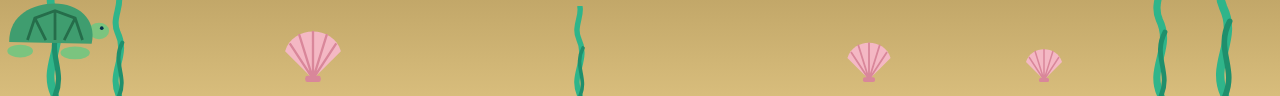
<file: partners.html>
<!DOCTYPE html>
<html lang="ru">
<head>
  <meta charset="utf-8">
  <meta name="viewport" content="width=device-width, initial-scale=1">
  <title>Партнёры и проекты — речное пароходство «Волна»</title>
  <meta name="description" content="Партнёры пароходства «Волна»: кофейня и банк. Ссылки на другие проекты портфолио.">
  <meta name="keywords" content="партнёры речного пароходства, кофейня, банк, портфолио сайтов">
  <meta name="robots" content="index, follow">
  <link rel="canonical" href="http://volna.l9137573.beget.tech/volna/partners.html">
  <meta property="og:type" content="website">
  <meta property="og:title" content="Партнёры и проекты — речное пароходство «Волна»">
  <meta property="og:description" content="Партнёры пароходства «Волна»: кофейня и банк. Ссылки на другие проекты портфолио.">
  <link rel="icon" href="img/favicon.svg" type="image/svg+xml">
  <link rel="preconnect" href="https://fonts.googleapis.com">
  <link rel="preconnect" href="https://fonts.gstatic.com" crossorigin>
  <link href="https://fonts.googleapis.com/css2?family=Comfortaa:wght@600;700&family=Nunito:wght@400;600;700&display=swap" rel="stylesheet">
  <link rel="stylesheet" href="main.css">

  <!-- Google Tag Manager -->
  <script>(function(w,d,s,l,i){w[l]=w[l]||[];w[l].push({'gtm.start':
  new Date().getTime(),event:'gtm.js'});var f=d.getElementsByTagName(s)[0],
  j=d.createElement(s),dl=l!='dataLayer'?'&l='+l:'';j.async=true;j.src=
  'https://www.googletagmanager.com/gtm.js?id='+i+dl;f.parentNode.insertBefore(j,f);
  })(window,document,'script','dataLayer','GTM-58QCVPH7');</script>
  <!-- End Google Tag Manager -->

  <!-- Yandex.Metrika counter -->
  <script type="text/javascript">
      (function(m,e,t,r,i,k,a){
          m[i]=m[i]||function(){(m[i].a=m[i].a||[]).push(arguments)};
          m[i].l=1*new Date();
          for (var j = 0; j < document.scripts.length; j++) {if (document.scripts[j].src === r) { return; }}
          k=e.createElement(t),a=e.getElementsByTagName(t)[0],k.async=1,k.src=r,a.parentNode.insertBefore(k,a)
      })(window, document,'script','https://mc.yandex.ru/metrika/tag.js?id=113741411', 'ym');

      ym(113741411, 'init', {ssr:true, webvisor:true, clickmap:true, ecommerce:"dataLayer", referrer: document.referrer, url: location.href, accurateTrackBounce:true, trackLinks:true});
  </script>
  <noscript><div><img src="https://mc.yandex.ru/watch/113741411" style="position:absolute; left:-9999px;" alt="" /></div></noscript>
  <!-- /Yandex.Metrika counter -->
</head>
<body>
  <!-- GTM (noscript) -->
  <noscript><iframe src="https://www.googletagmanager.com/ns.html?id=GTM-58QCVPH7"
  height="0" width="0" style="display:none;visibility:hidden"></iframe></noscript>
  <!-- End GTM (noscript) -->

  <header class="sky small">
    <div class="stars"></div>
    <span class="cloud c1"></span><span class="cloud c2"></span>
    <div class="sun"></div>
    <img class="gull g1" src="img/gull.svg" alt="" width="50" height="26">
    <img class="gull g2" src="img/gull.svg" alt="" width="50" height="26">
    <img class="gull g3" src="img/gull.svg" alt="" width="50" height="26">
    <img class="gull g4" src="img/gull.svg" alt="" width="50" height="26">
    
    <nav aria-label="Основное меню">
      <a class="logo" href="index.html">⚓ «Волна»</a>
      <a href="routes.html">Маршруты</a>
      <a href="fleet.html">Флот</a>
      <a href="tickets.html">Билеты</a>
      <a href="partners.html" class="active">Партнёры</a>
      <a href="about.html">Обо мне</a>
      <a href="contacts.html">Контакты</a>
    </nav>
    <div class="hero">
      <h1>Наши партнёры</h1>
      <p>На причале рядом с нами кофейня и банк. Все проекты из одного портфолио.</p>
    </div>
    <div class="wave back"></div>
    <div class="ship"><img src="img/ship.svg" alt="Речной теплоход качается на волнах" width="300" height="190"></div>
    <div class="wave front"></div>
  </header>

  <div class="sea">
    <div class="bubbles"><i></i><i></i><i></i><i></i><i></i><i></i><i></i></div>
    <div class="fishlayer" aria-hidden="true">
      <img src="img/fish.svg" alt="" width="60" height="30" loading="lazy">
      <img src="img/fish.svg" alt="" width="60" height="30" loading="lazy">
      <img src="img/fish.svg" alt="" width="60" height="30" loading="lazy">
      <img src="img/fish.svg" alt="" width="60" height="30" loading="lazy">
      <img src="img/fish.svg" alt="" width="60" height="30" loading="lazy">
      <img src="img/fish.svg" alt="" width="60" height="30" loading="lazy">
      <img src="img/fish.svg" alt="" width="60" height="30" loading="lazy">
      <img src="img/fish.svg" alt="" width="60" height="30" loading="lazy">
      <img src="img/fish.svg" alt="" width="60" height="30" loading="lazy">
      <img src="img/fish.svg" alt="" width="60" height="30" loading="lazy">
    </div>

    <main>
      <!-- Карточки проектов. Ссылки открываются в новой вкладке (target="_blank"), чтобы юзер не терял наш сайт -->
      <section data-depth="20 м">
        <h2>Партнёры и проекты</h2>
        <p class="lead">Перед рейсом можно выпить кофе, а билет оплатить через банк-партнёр. Нажмите на карточку, чтобы открыть сайт.</p>
        <div class="grid">
          <!-- Кофейня -->
          <article class="card">
            <img class="partner-image" src="img/cafe.PNG" alt="Кофейня">
            <div class="card-content">
              <h3>Кофейня</h3>
              <p>Кофе и выпечка на причале. Заходите за пять минут до отправления.</p>
              <!-- Ссылка на страницу кафе (если она есть) -->
              <a class="btn" href="http://cafe.l9137573.beget.tech/cafe/index.html" target="_blank" rel="noopener">Открыть сайт кафе</a>
            </div>
          </article>
          <!-- Банк -->
          <article class="card">
            <img class="partner-image" src="img/bank.PNG" alt="Банк">
            <div class="card-content">
              <h3>Банк</h3>
              <p>Банк-партнёр: карты, вклады и оплата билетов онлайн.</p>
              <!-- Ссылка на банк, которую ты поправила -->
              <a class="btn" href="http://cafe.l9137573.beget.tech/bank/index.html" target="_blank" rel="noopener">Открыть сайт банка</a>
            </div>
          </article>
          <!-- Наш сайт -->
          <article class="card">
            <div class="partner-icon river" aria-hidden="true"><span>⚓</span></div>
            <div class="card-content">
              <h3>Пароходство «Волна»</h3>
              <p>Вы сейчас здесь: речной транспорт, расписание и билеты.</p>
              <a class="btn gold" href="index.html">На главную</a>
            </div>
          </article>
        </div>
      </section>

      <!-- Просто текстовые ссылки для удобства -->
      <section data-depth="26 м">
        <h2>Все ссылки портфолио</h2>
        <div class="panel">
          <ul class="links">
            <li>Транспорт: <a href="index.html">Речное пароходство «Волна»</a></li>
            <li>Общепит: <a href="http://cafe.l9137573.beget.tech/cafe/index.html" target="_blank" rel="noopener">cafe.l9137573.beget.tech/cafe</a></li>
            <li>Финансы: <a href="http://cafe.l9137573.beget.tech/bank/index.html" target="_blank" rel="noopener">bank.l9137573.beget.tech</a></li>
          </ul>
        </div>
      </section>
    </main>

    <footer class="seabed">
      <div class="panel"><p>© 2026 Речное пароходство «Волна». Билеты на теплоход, речные круизы и городские рейсы. Касса: ежедневно с 9:00 до 20:00. Тел. <a href="tel:+78005550123">+7 (800) 555-01-23</a></p></div>
      <div class="sand" aria-hidden="true">
        <img class="weed w1" src="img/weed.svg" alt="" width="34" height="150" loading="lazy">
        <img class="weed w2" src="img/weed.svg" alt="" width="34" height="150" loading="lazy">
        <img class="weed w3" src="img/weed.svg" alt="" width="34" height="150" loading="lazy">
        <img class="weed w4" src="img/weed.svg" alt="" width="34" height="150" loading="lazy">
        <img class="weed w5" src="img/weed.svg" alt="" width="34" height="150" loading="lazy">
        <img class="shell s1" src="img/shell.svg" alt="" width="80" height="70" loading="lazy">
        <img class="shell s2" src="img/shell.svg" alt="" width="80" height="70" loading="lazy">
        <img class="shell s3" src="img/shell.svg" alt="" width="80" height="70" loading="lazy">
        <img class="turtle" src="img/turtle.svg" alt="" width="120" height="70" loading="lazy">
      </div>
    </footer>
  </div>
</body>
</html>
</file>
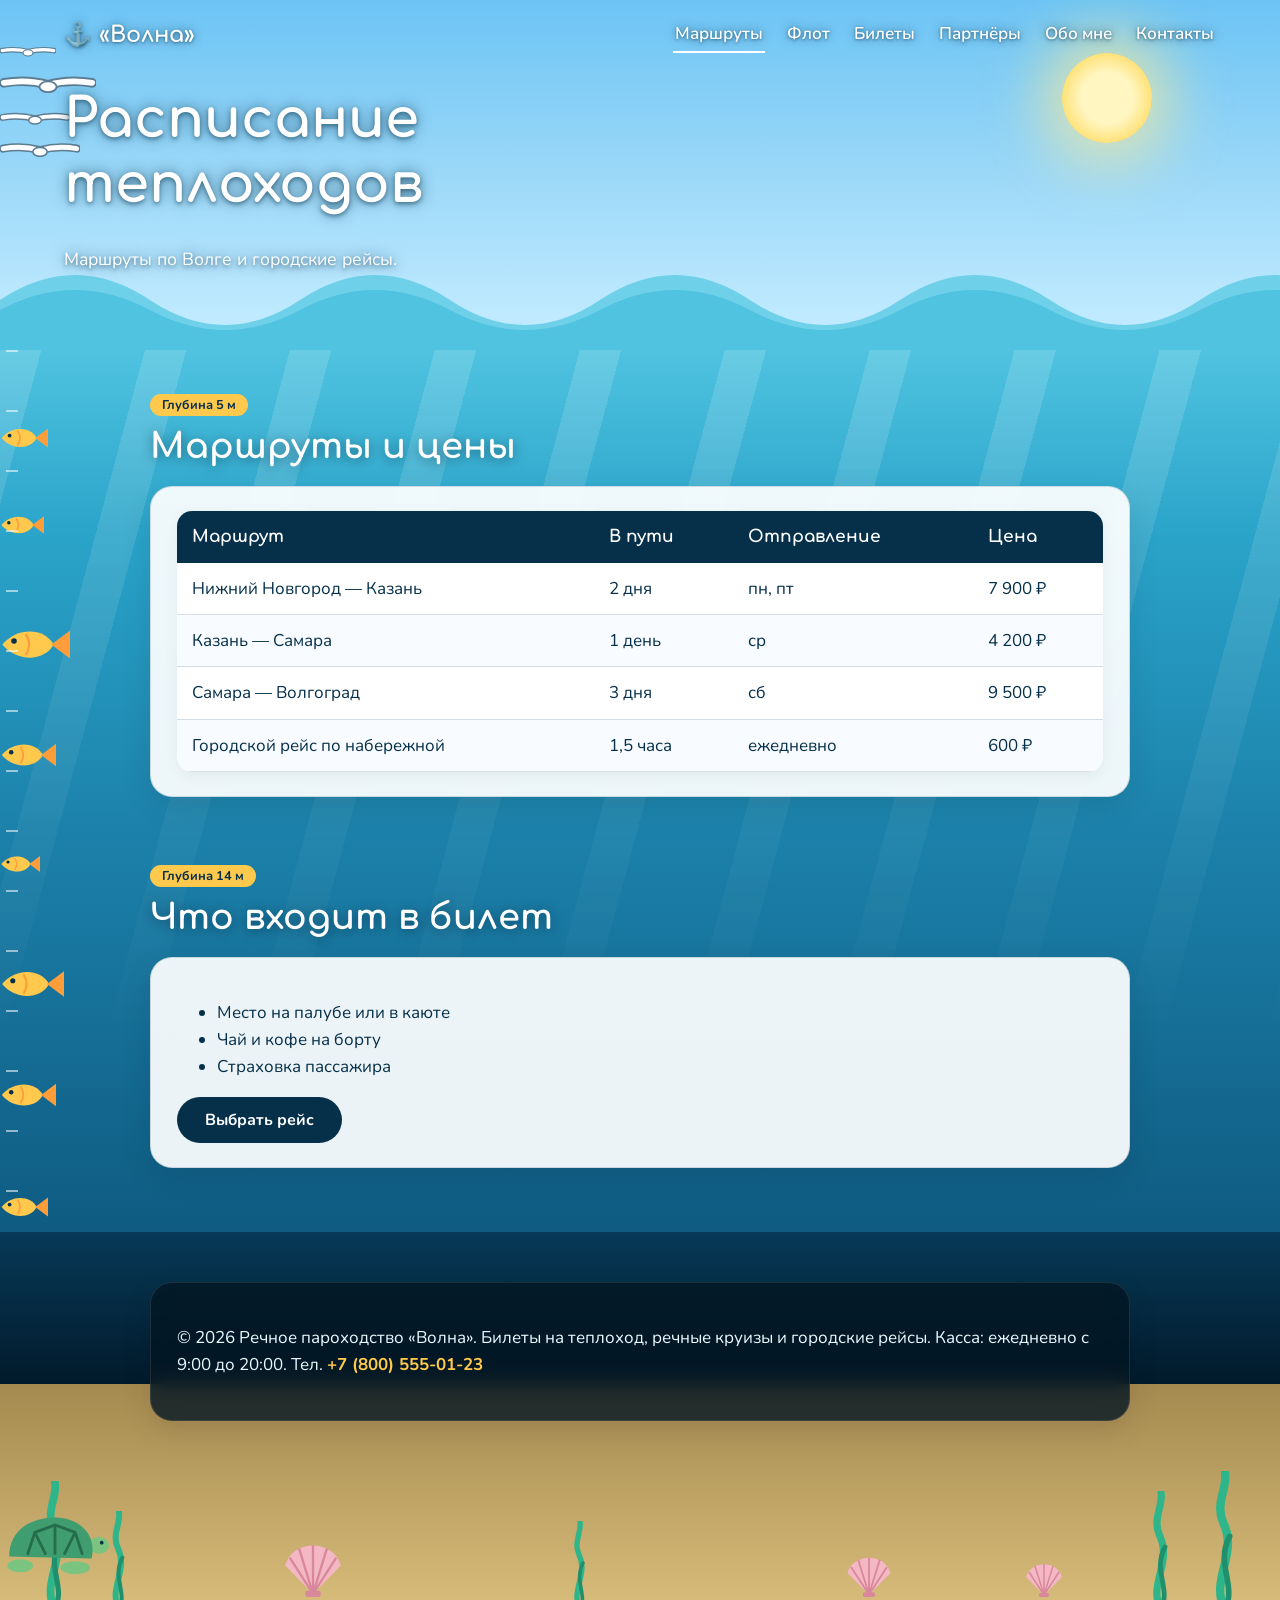
<file: routes.html>
<!DOCTYPE html>
<html lang="ru">
<head>
  <meta charset="utf-8">
  <meta name="viewport" content="width=device-width, initial-scale=1">
  <title>Расписание теплоходов и маршруты — речное пароходство «Волна»</title>
  <!-- Базовые мета-теги для поиска -->
  <meta name="description" content="Расписание теплоходов «Волны»: маршруты по Волге, время в пути, дни отправления и цены на билеты.">
  <meta name="keywords" content="расписание теплоходов, теплоход Нижний Новгород Казань, речные круизы по Волге, цена билета на теплоход">
  <meta name="robots" content="index, follow">
  <!-- Канонический URL для этой конкретной страницы -->
  <link rel="canonical" href="http://volna.l9137573.beget.tech/volna/routes.html">
  <!-- Превью для соцсетей -->
  <meta property="og:type" content="website">
  <meta property="og:title" content="Расписание теплоходов и маршруты — речное пароходство «Волна»">
  <meta property="og:description" content="Расписание теплоходов «Волны»: маршруты по Волге, время в пути, дни отправления и цены на билеты.">
  <link rel="icon" href="img/favicon.svg" type="image/svg+xml">
  
  <!-- Подключение шрифтов -->
  <link rel="preconnect" href="https://fonts.googleapis.com">
  <link rel="preconnect" href="https://fonts.gstatic.com" crossorigin>
  <link href="https://fonts.googleapis.com/css2?family=Comfortaa:wght@600;700&family=Nunito:wght@400;600;700&display=swap" rel="stylesheet">
  
  <!-- Мои стили -->
  <link rel="stylesheet" href="main.css">

  <!-- Google Tag Manager (счетчик) -->
  <script>(function(w,d,s,l,i){w[l]=w[l]||[];w[l].push({'gtm.start':
  new Date().getTime(),event:'gtm.js'});var f=d.getElementsByTagName(s)[0],
  j=d.createElement(s),dl=l!='dataLayer'?'&l='+l:'';j.async=true;j.src=
  'https://www.googletagmanager.com/gtm.js?id='+i+dl;f.parentNode.insertBefore(j,f);
  })(window,document,'script','dataLayer','GTM-58QCVPH7');</script>
  <!-- End Google Tag Manager -->

  <!-- Yandex.Metrika counter -->
  <script type="text/javascript">
      (function(m,e,t,r,i,k,a){
          m[i]=m[i]||function(){(m[i].a=m[i].a||[]).push(arguments)};
          m[i].l=1*new Date();
          for (var j = 0; j < document.scripts.length; j++) {if (document.scripts[j].src === r) { return; }}
          k=e.createElement(t),a=e.getElementsByTagName(t)[0],k.async=1,k.src=r,a.parentNode.insertBefore(k,a)
      })(window, document,'script','https://mc.yandex.ru/metrika/tag.js?id=113741411', 'ym');

      ym(113741411, 'init', {ssr:true, webvisor:true, clickmap:true, ecommerce:"dataLayer", referrer: document.referrer, url: location.href, accurateTrackBounce:true, trackLinks:true});
  </script>
  <noscript><div><img src="https://mc.yandex.ru/watch/113741411" style="position:absolute; left:-9999px;" alt="" /></div></noscript>
  <!-- /Yandex.Metrika counter -->
</head>
<body>
  <!-- GTM (noscript) -->
  <noscript><iframe src="https://www.googletagmanager.com/ns.html?id=GTM-58QCVPH7"
  height="0" width="0" style="display:none;visibility:hidden"></iframe></noscript>
  <!-- End GTM (noscript) -->

  <!-- Шапка сайта. Класс small делает небо пониже, так как это внутренняя страница -->
  <header class="sky small">
    <!-- Анимации неба -->
    <div class="stars"></div>
    <span class="cloud c1"></span><span class="cloud c2"></span>
    <div class="sun"></div>
    <!-- 4 чайки летают в разные стороны -->
    <img class="gull g1" src="img/gull.svg" alt="" width="50" height="26">
    <img class="gull g2" src="img/gull.svg" alt="" width="50" height="26">
    <img class="gull g3" src="img/gull.svg" alt="" width="50" height="26">
    <img class="gull g4" src="img/gull.svg" alt="" width="50" height="26">
    
    <!-- Меню. Класс active подсвечивает текущую страницу -->
    <nav aria-label="Основное меню">
      <a class="logo" href="index.html">⚓ «Волна»</a>
      <a href="routes.html" class="active">Маршруты</a>
      <a href="fleet.html">Флот</a>
      <a href="tickets.html">Билеты</a>
      <a href="partners.html">Партнёры</a>
      <a href="about.html">Обо мне</a>
      <a href="contacts.html">Контакты</a>
    </nav>
    <div class="hero">
      <h1>Расписание теплоходов</h1>
      <p>Маршруты по Волге и городские рейсы.</p>
    </div>
    <!-- Волны и корабль -->
    <div class="wave back"></div>
    <div class="ship"><img src="img/ship.svg" alt="Речной теплоход качается на волнах" width="300" height="190"></div>
    <div class="wave front"></div>
  </header>

  <!-- Основной блок с подводным фоном -->
  <div class="sea">
    <!-- Пузырьки и рыбки -->
    <div class="bubbles"><i></i><i></i><i></i><i></i><i></i><i></i><i></i></div>
    <div class="fishlayer" aria-hidden="true">
      <img src="img/fish.svg" alt="" width="60" height="30" loading="lazy">
      <img src="img/fish.svg" alt="" width="60" height="30" loading="lazy">
      <img src="img/fish.svg" alt="" width="60" height="30" loading="lazy">
      <img src="img/fish.svg" alt="" width="60" height="30" loading="lazy">
      <img src="img/fish.svg" alt="" width="60" height="30" loading="lazy">
      <img src="img/fish.svg" alt="" width="60" height="30" loading="lazy">
      <img src="img/fish.svg" alt="" width="60" height="30" loading="lazy">
      <img src="img/fish.svg" alt="" width="60" height="30" loading="lazy">
      <img src="img/fish.svg" alt="" width="60" height="30" loading="lazy">
      <img src="img/fish.svg" alt="" width="60" height="30" loading="lazy">
    </div>

    <main>
      <!-- Секция с таблицей. data-depth выводит плашку "Глубина 5 м" -->
      <section data-depth="5 м">
        <h2>Маршруты и цены</h2>
        <!-- Класс tablewrap делает так, чтобы на телефоне таблицу можно было скроллить вбок -->
        <div class="panel tablewrap">
          <table>
            <thead>
              <tr><th>Маршрут</th><th>В пути</th><th>Отправление</th><th>Цена</th></tr>
            </thead>
            <tbody>
              <tr><td>Нижний Новгород — Казань</td><td>2 дня</td><td>пн, пт</td><td>7 900 ₽</td></tr>
              <tr><td>Казань — Самара</td><td>1 день</td><td>ср</td><td>4 200 ₽</td></tr>
              <tr><td>Самара — Волгоград</td><td>3 дня</td><td>сб</td><td>9 500 ₽</td></tr>
              <tr><td>Городской рейс по набережной</td><td>1,5 часа</td><td>ежедневно</td><td>600 ₽</td></tr>
            </tbody>
          </table>
        </div>
      </section>

      <section data-depth="14 м">
        <h2>Что входит в билет</h2>
        <div class="panel">
          <ul>
            <li>Место на палубе или в каюте</li>
            <li>Чай и кофе на борту</li>
            <li>Страховка пассажира</li>
          </ul>
          <!-- Кнопка ведет на страницу бронирования -->
          <a class="btn" href="tickets.html">Выбрать рейс</a>
        </div>
      </section>
    </main>

    <!-- Подвал. Морское дно с водорослями и черепахой -->
    <footer class="seabed">
      <div class="panel"><p>© 2026 Речное пароходство «Волна». Билеты на теплоход, речные круизы и городские рейсы. Касса: ежедневно с 9:00 до 20:00. Тел. <a href="tel:+78005550123">+7 (800) 555-01-23</a></p></div>
      <div class="sand" aria-hidden="true">
        <img class="weed w1" src="img/weed.svg" alt="" width="34" height="150" loading="lazy">
        <img class="weed w2" src="img/weed.svg" alt="" width="34" height="150" loading="lazy">
        <img class="weed w3" src="img/weed.svg" alt="" width="34" height="150" loading="lazy">
        <img class="weed w4" src="img/weed.svg" alt="" width="34" height="150" loading="lazy">
        <img class="weed w5" src="img/weed.svg" alt="" width="34" height="150" loading="lazy">
        <img class="shell s1" src="img/shell.svg" alt="" width="80" height="70" loading="lazy">
        <img class="shell s2" src="img/shell.svg" alt="" width="80" height="70" loading="lazy">
        <img class="shell s3" src="img/shell.svg" alt="" width="80" height="70" loading="lazy">
        <img class="turtle" src="img/turtle.svg" alt="" width="120" height="70" loading="lazy">
      </div>
    </footer>
  </div>
</body>
</html>
</file>
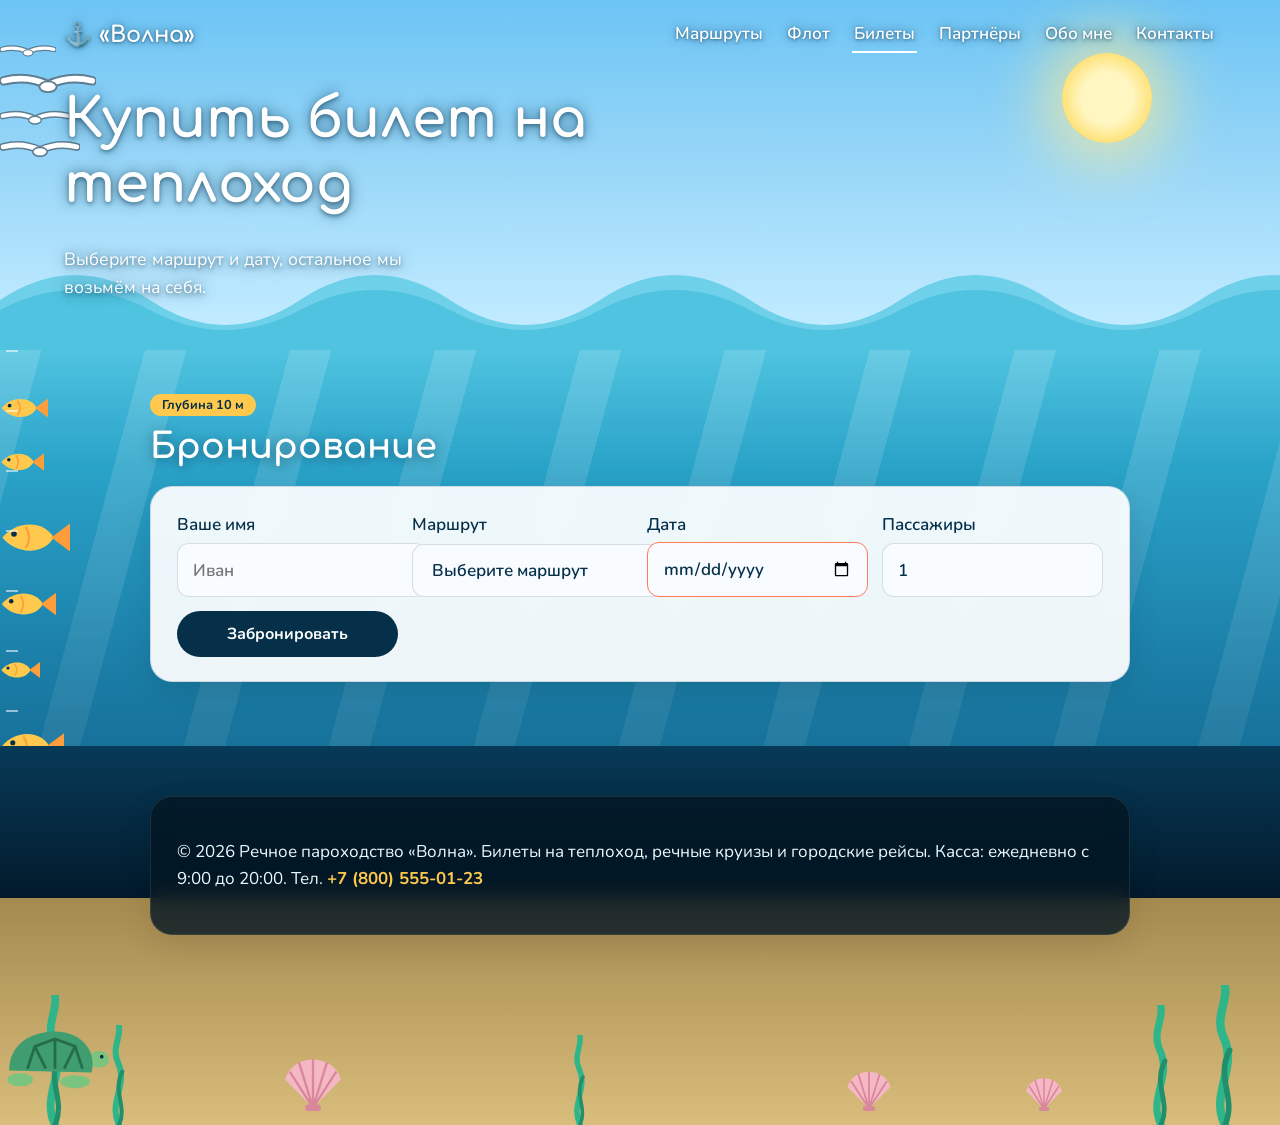
<file: tickets.html>
<!DOCTYPE html>
<html lang="ru">
<head>
  <meta charset="utf-8">
  <meta name="viewport" content="width=device-width, initial-scale=1">
  <title>Купить билет на теплоход онлайн — речное пароходство «Волна»</title>
  <meta name="description" content="Забронируйте билет на теплоход онлайн: выберите маршрут, дату и число пассажиров. Речные круизы и городские рейсы.">
  <meta name="keywords" content="купить билет на теплоход, билеты на речной круиз, бронирование билетов на теплоход">
  <meta name="robots" content="index, follow">
  <link rel="canonical" href="http://volna.l9137573.beget.tech/volna/tickets.html">
  <meta property="og:type" content="website">
  <meta property="og:title" content="Купить билет на теплоход онлайн — речное пароходство «Волна»">
  <meta property="og:description" content="Забронируйте билет на теплоход онлайн: выберите маршрут, дату и число пассажиров.">
  <link rel="icon" href="img/favicon.svg" type="image/svg+xml">
  <link rel="preconnect" href="https://fonts.googleapis.com">
  <link rel="preconnect" href="https://fonts.gstatic.com" crossorigin>
  <link href="https://fonts.googleapis.com/css2?family=Comfortaa:wght@600;700&family=Nunito:wght@400;600;700&display=swap" rel="stylesheet">
  <link rel="stylesheet" href="main.css">

  <!-- Google Tag Manager -->
  <script>(function(w,d,s,l,i){w[l]=w[l]||[];w[l].push({'gtm.start':
  new Date().getTime(),event:'gtm.js'});var f=d.getElementsByTagName(s)[0],
  j=d.createElement(s),dl=l!='dataLayer'?'&l='+l:'';j.async=true;j.src=
  'https://www.googletagmanager.com/gtm.js?id='+i+dl;f.parentNode.insertBefore(j,f);
  })(window,document,'script','dataLayer','GTM-58QCVPH7');</script>
  <!-- End Google Tag Manager -->

  <!-- Yandex.Metrika counter -->
  <script type="text/javascript">
      (function(m,e,t,r,i,k,a){
          m[i]=m[i]||function(){(m[i].a=m[i].a||[]).push(arguments)};
          m[i].l=1*new Date();
          for (var j = 0; j < document.scripts.length; j++) {if (document.scripts[j].src === r) { return; }}
          k=e.createElement(t),a=e.getElementsByTagName(t)[0],k.async=1,k.src=r,a.parentNode.insertBefore(k,a)
      })(window, document,'script','https://mc.yandex.ru/metrika/tag.js?id=113741411', 'ym');

      ym(113741411, 'init', {ssr:true, webvisor:true, clickmap:true, ecommerce:"dataLayer", referrer: document.referrer, url: location.href, accurateTrackBounce:true, trackLinks:true});
  </script>
  <noscript><div><img src="https://mc.yandex.ru/watch/113741411" style="position:absolute; left:-9999px;" alt="" /></div></noscript>
  <!-- /Yandex.Metrika counter -->
</head>
<body>
  <!-- GTM (noscript) -->
  <noscript><iframe src="https://www.googletagmanager.com/ns.html?id=GTM-58QCVPH7"
  height="0" width="0" style="display:none;visibility:hidden"></iframe></noscript>
  <!-- End GTM (noscript) -->

  <header class="sky small">
    <div class="stars"></div>
    <span class="cloud c1"></span><span class="cloud c2"></span>
    <div class="sun"></div>
    <img class="gull g1" src="img/gull.svg" alt="" width="50" height="26">
    <img class="gull g2" src="img/gull.svg" alt="" width="50" height="26">
    <img class="gull g3" src="img/gull.svg" alt="" width="50" height="26">
    <img class="gull g4" src="img/gull.svg" alt="" width="50" height="26">
    
    <nav aria-label="Основное меню">
      <a class="logo" href="index.html">⚓ «Волна»</a>
      <a href="routes.html">Маршруты</a>
      <a href="fleet.html">Флот</a>
      <a href="tickets.html" class="active">Билеты</a>
      <a href="partners.html">Партнёры</a>
      <a href="about.html">Обо мне</a>
      <a href="contacts.html">Контакты</a>
    </nav>
    <div class="hero">
      <h1>Купить билет на теплоход</h1>
      <p>Выберите маршрут и дату, остальное мы возьмём на себя.</p>
    </div>
    <div class="wave back"></div>
    <div class="ship"><img src="img/ship.svg" alt="Речной теплоход качается на волнах" width="300" height="190"></div>
    <div class="wave front"></div>
  </header>

  <div class="sea">
    <div class="bubbles"><i></i><i></i><i></i><i></i><i></i><i></i><i></i></div>
    <div class="fishlayer" aria-hidden="true">
      <img src="img/fish.svg" alt="" width="60" height="30" loading="lazy">
      <img src="img/fish.svg" alt="" width="60" height="30" loading="lazy">
      <img src="img/fish.svg" alt="" width="60" height="30" loading="lazy">
      <img src="img/fish.svg" alt="" width="60" height="30" loading="lazy">
      <img src="img/fish.svg" alt="" width="60" height="30" loading="lazy">
      <img src="img/fish.svg" alt="" width="60" height="30" loading="lazy">
      <img src="img/fish.svg" alt="" width="60" height="30" loading="lazy">
      <img src="img/fish.svg" alt="" width="60" height="30" loading="lazy">
      <img src="img/fish.svg" alt="" width="60" height="30" loading="lazy">
      <img src="img/fish.svg" alt="" width="60" height="30" loading="lazy">
    </div>

    <main>
      <section data-depth="10 м">
        <h2>Бронирование</h2>
        <div class="panel">
          <!-- Форма бронирования. Отправляет данные на почту через mailto. Атрибут required не дает отправить пустую форму -->
          <form action="mailto:info@volna-river.example" method="post" enctype="text/plain">
            <label>Ваше имя 
              <input type="text" name="name" placeholder="Иван" required>
            </label>
            <label>Маршрут
              <select name="route" required>
                <option value="">Выберите маршрут</option>
                <option>Нижний Новгород — Казань</option>
                <option>Казань — Самара</option>
                <option>Самара — Волгоград</option>
                <option>Городской рейс по набережной</option>
              </select>
            </label>
            <label>Дата 
              <input type="date" name="date" required>
            </label>
            <label>Пассажиры 
              <!-- Ограничиваем количество пассажиров от 1 до 10 -->
              <input type="number" name="passengers" min="1" max="10" value="1" required>
            </label>
            <button class="btn" type="submit">Забронировать</button>
          </form>
        </div>
      </section>
    </main>

    <footer class="seabed">
      <div class="panel"><p>© 2026 Речное пароходство «Волна». Билеты на теплоход, речные круизы и городские рейсы. Касса: ежедневно с 9:00 до 20:00. Тел. <a href="tel:+78005550123">+7 (800) 555-01-23</a></p></div>
      <div class="sand" aria-hidden="true">
        <img class="weed w1" src="img/weed.svg" alt="" width="34" height="150" loading="lazy">
        <img class="weed w2" src="img/weed.svg" alt="" width="34" height="150" loading="lazy">
        <img class="weed w3" src="img/weed.svg" alt="" width="34" height="150" loading="lazy">
        <img class="weed w4" src="img/weed.svg" alt="" width="34" height="150" loading="lazy">
        <img class="weed w5" src="img/weed.svg" alt="" width="34" height="150" loading="lazy">
        <img class="shell s1" src="img/shell.svg" alt="" width="80" height="70" loading="lazy">
        <img class="shell s2" src="img/shell.svg" alt="" width="80" height="70" loading="lazy">
        <img class="shell s3" src="img/shell.svg" alt="" width="80" height="70" loading="lazy">
        <img class="turtle" src="img/turtle.svg" alt="" width="120" height="70" loading="lazy">
      </div>
    </footer>
  </div>
</body>
</html>
</file>
<file: main.css>
/* Базовые цвета и настройки для всего сайта */
:root {
  --sky-day: #bfeaff;
  --deep: #06304a;
  --gold: #ffc94d;
  --coral: #ff7a59;
  --panel: rgba(255, 255, 255, 0.92);
  --ink: #06304a;
  --line: rgba(6, 48, 74, 0.15);
  --head: "Comfortaa", "Trebuchet MS", sans-serif;
  --body: "Nunito", "Segoe UI", Arial, sans-serif;
}

/* Сброс стандартных отступов и ползунков, чтобы верстка не ехала */
*, *::before, *::after { box-sizing: border-box; }
html { scroll-behavior: smooth; } /* Плавный скролл по якорям */
body { 
  margin: 0; 
  font-family: var(--body); 
  font-size: 17px; 
  line-height: 1.6; 
  color: var(--ink); 
  overflow-x: hidden; /* Запрещаем горизонтальный скролл, чтоб не было белых полос */
  background-color: #021a2b;
}

h1, h2, h3 { font-family: var(--head); line-height: 1.2; margin: 0 0 0.5em; }
a { color: inherit; text-decoration: none; }
img { max-width: 100%; height: auto; display: block; }

/* Красивая обводка для тех, кто ходит по сайту клавишей Tab */
a:focus-visible, summary:focus-visible, input:focus-visible, select:focus-visible, button:focus-visible { 
  outline: 3px solid var(--gold); outline-offset: 3px; 
}

/* Настройки для анимации смены неба (день-ночь) */
:root { --cycle: 60s; } /* Время полного цикла */

/* @property нужна, чтобы браузер понимал, что это цвета. Без нее градиент неба не будет плавно перетекать */
@property --sky-top { syntax: "<color>"; inherits: true; initial-value: #6cc4f5; }
@property --sky-mid { syntax: "<color>"; inherits: true; initial-value: #9bd8f8; }
@property --sky-bot { syntax: "<color>"; inherits: true; initial-value: #bfeaff; }

/* Сама шапка сайта, где меняется небо */
.sky {
  position: relative;
  z-index: 2;
  height: min(88vh, 640px);
  min-height: 480px;
  overflow: hidden;
  background: linear-gradient(180deg, var(--sky-top), var(--sky-mid) 50%, var(--sky-bot) 90%);
  animation: skyCycle var(--cycle) ease-in-out infinite;
}
/* На внутренних страницах небо делаем пониже */
.sky.small { height: 350px; min-height: 350px; }

/* Ключевые кадры смены неба. Проценты — это время. */
@keyframes skyCycle {
  0%, 14% { --sky-top: #6cc4f5; --sky-mid: #9bd8f8; --sky-bot: #bfeaff; }
  28%     { --sky-top: #ffb7b2; --sky-mid: #e2a9ce; --sky-bot: #a2c2e8; }
  40%, 60% { --sky-top: #0b1a2a; --sky-mid: #12293f; --sky-bot: #1a3b5c; }
  74%     { --sky-top: #ffd6a5; --sky-mid: #fdffb6; --sky-bot: #caffbf; }
  88%, 100% { --sky-top: #6cc4f5; --sky-mid: #9bd8f8; --sky-bot: #bfeaff; }
}

/* Солнце: плавно опускается и уходит за горизонт */
.sun {
  position: absolute; right: 10%; top: 15%; width: 90px; height: 90px; border-radius: 50%;
  background: radial-gradient(circle, #fff6c2 40%, #ffe27a 70%);
  box-shadow: 0 0 60px 20px rgba(255, 235, 150, 0.7);
  animation: sunCycle var(--cycle) ease-in-out infinite;
}
@keyframes sunCycle {
  0%, 12% { transform: translate(0, 0); opacity: 1; }
  22%     { opacity: 0.8; }
  30%     { transform: translate(-40px, 230px); opacity: 0; } /* Спряталось */
  76%     { transform: translate(40px, 230px); opacity: 0; }
  90%, 100% { transform: translate(0, 0); opacity: 1; } /* Утром вернулось */
}

/* Луна: рисуем через псевдоэлемент ::after, чтобы не захламлять HTML лишними дивами */
.sky::after {
  content: ""; position: absolute; right: 10%; top: 15%; width: 80px; height: 80px; border-radius: 50%;
  background: radial-gradient(circle at 30% 30%, #fdfdfd, #b0b0b0);
  box-shadow: 0 0 40px 10px rgba(255, 255, 255, 0.4);
  opacity: 0; animation: moonCycle var(--cycle) ease-in-out infinite;
}
@keyframes moonCycle {
  0%, 34% { transform: translate(0, 230px); opacity: 0; }
  46%, 58% { transform: translate(0, 0); opacity: 1; } /* Висит ночью */
  70%, 100% { transform: translate(0, 230px); opacity: 0; }
}

/* Звезды на фоне. Сделаны через радиальные градиенты, чтобы не плодить кучу тегов span */
.stars {
  position: absolute; inset: 0; opacity: 0; pointer-events: none;
  animation: starsCycle var(--cycle) ease-in-out infinite, twinkle 2s ease-in-out infinite alternate;
  background-image:
    radial-gradient(2px 2px at 10% 20%, #fff, transparent),
    radial-gradient(2px 2px at 30% 50%, #fff, transparent),
    radial-gradient(1px 1px at 50% 10%, #fff, transparent),
    radial-gradient(2px 2px at 70% 80%, #fff, transparent),
    radial-gradient(1px 1px at 90% 30%, #fff, transparent),
    radial-gradient(2px 2px at 15% 70%, #fff, transparent),
    radial-gradient(1px 1px at 45% 90%, #fff, transparent),
    radial-gradient(2px 2px at 85% 50%, #fff, transparent),
    radial-gradient(1px 1px at 25% 30%, #fff, transparent),
    radial-gradient(2px 2px at 65% 20%, #fff, transparent);
}
@keyframes starsCycle { 0%, 30% { opacity: 0; } 42%, 58% { opacity: 1; } 70%, 100% { opacity: 0; } }
@keyframes twinkle { from { filter: brightness(0.5); } to { filter: brightness(1); } }

/* Облака: плывут слева направо, ночью темнеют */
.cloud { position: absolute; width: 130px; height: 38px; background: #fff; border-radius: 40px; opacity: 0.85; animation: cloud 70s linear infinite, cloudTone var(--cycle) ease-in-out infinite; }
.cloud::before, .cloud::after { content: ""; position: absolute; background: #fff; border-radius: 50%; }
.cloud::before { width: 54px; height: 54px; left: 20px; top: -26px; }
.cloud::after { width: 40px; height: 40px; left: 64px; top: -18px; }
.cloud.c1 { top: 24%; left: -150px; }
.cloud.c2 { top: 40%; left: -150px; animation-duration: 95s, var(--cycle); animation-delay: -40s, 0s; transform: scale(0.7); }
@keyframes cloud { to { left: 110%; } }
@keyframes cloudTone {
  0%, 14% { filter: brightness(1); }
  28%     { filter: brightness(0.95); }
  40%, 60% { filter: brightness(0.35); }
  74%     { filter: brightness(0.95); }
  88%, 100% { filter: brightness(1); }
}

/* Чайки летают туда-сюда и покачиваются */
.gull {
  position: absolute; z-index: 2; left: 0; width: var(--w, 50px); pointer-events: none;
  animation: gullFly var(--d, 24s) linear var(--s, 0s) infinite, gullBob 3s ease-in-out infinite, gullCycle var(--cycle) ease-in-out infinite;
}
@keyframes gullFly { from { transform: translateX(-12vw); } to { transform: translateX(112vw); } }
@keyframes gullFlyBack { from { transform: translateX(112vw); } to { transform: translateX(-12vw); } }
@keyframes gullBob { 50% { translate: 0 -14px; } }
@keyframes gullCycle { 0%, 22% { opacity: 1; } 34%, 70% { opacity: 0; } 82%, 100% { opacity: 1; } }
.gull.g1 { top: 16%; --d: 24s; --s: -3s;  --w: 96px; --x: 12%; }
.gull.g2 { top: 28%; --d: 32s; --s: -15s; --w: 70px; --x: 60%; }
.gull.g3 { top: 10%; --d: 20s; --s: -9s;  --w: 56px; --x: 82%; }
.gull.g4 { top: 36%; --d: 28s; --s: -21s; --w: 80px; --x: 35%; }
/* Четные чайки летят в обратную сторону */
.gull.g2, .gull.g4 { animation-name: gullFlyBack, gullBob, gullCycle; }

/* Навигация и главный экран */
nav { position: relative; z-index: 6; display: flex; flex-wrap: wrap; align-items: center; gap: 6px 20px; padding: 16px 5%; }
nav .logo { font-family: var(--head); font-weight: 700; font-size: 1.4rem; margin-right: auto; color: #fff; text-shadow: 0 0 10px rgba(6,48,74,0.55), 0 1px 3px rgba(6,48,74,0.5); }
nav a:not(.logo) { font-weight: 600; padding: 4px 2px; border-bottom: 2px solid transparent; transition: border-color 0.2s; color: #fff; text-shadow: 0 0 10px rgba(6,48,74,0.55), 0 1px 3px rgba(6,48,74,0.5); }
nav a:not(.logo):hover, nav a.active { border-color: #fff; }

/* Главный текст на фоне неба */
.hero { position: relative; z-index: 6; padding: 2vh 5% 0; max-width: 660px; }
.hero h1 { font-size: clamp(1.8rem, 7vw, 3.4rem); color: #fff; text-shadow: 0 0 14px rgba(6,48,74,0.6), 0 2px 4px rgba(6,48,74,0.5); }
.hero p { max-width: 36ch; font-size: 1.1rem; color: #fff; text-shadow: 0 0 14px rgba(6,48,74,0.6), 0 2px 4px rgba(6,48,74,0.5); }

/* Кнопки */
.btn { display: inline-block; background: var(--deep); color: #fff; border: 0; border-radius: 999px; padding: 12px 28px; font: 700 1rem var(--body); cursor: pointer; transition: transform 0.2s, background 0.2s, box-shadow 0.2s; }
.btn:hover { background: #0b5a7e; transform: translateY(-2px); box-shadow: 0 5px 15px rgba(0,0,0,0.2); }
.btn.gold { background: var(--gold); color: #06304a; }
.btn.gold:hover { background: #ffd877; }

/* Кораблик: выплывает, стоит, уплывает */
.ship { position: absolute; z-index: 4; bottom: -14px; left: -30%; width: clamp(220px, 40vw, 380px); animation: sail 15s linear infinite; }
.ship img { display: block; width: 100%; transform-origin: 50% 90%; animation: rock 3s ease-in-out infinite; }
@keyframes sail {
  0% { left: -30%; opacity: 1; }
  20% { left: 30%; } /* Доплыл до центра */
  70% { left: 30%; opacity: 1; }
  90% { left: 110%; opacity: 0; } /* Уплыл */
  100% { left: 110%; opacity: 0; }
}
@keyframes rock { 0%, 100% { transform: rotate(-4deg); } 50% { transform: rotate(4deg) translateY(5px); } }

/* Волны двигаются за счет сдвига фоновой картинки */
.wave { position: absolute; left: 0; right: 0; bottom: 0; background-repeat: repeat-x; background-position: 0 100%; }
.wave.back { z-index: 3; height: 100px; background-image: url("img/wave-back.svg"); background-size: 600px 100px; animation: wave 16s linear infinite reverse; }
.wave.front { z-index: 5; height: 80px; background-image: url("img/wave-front.svg"); background-size: 600px 80px; animation: wave 9s linear infinite; }
@keyframes wave { to { background-position: 600px 100%; } }

/* Основной контент: подводный мир и карточки */
.sea { position: relative; background: linear-gradient(180deg, #4fc3e0 0%, #2aa3c9 15%, #1b7fa8 40%, #0f5b82 70%, #073a58 90%, #021a2b 100%); }
.sea::before { content: ""; position: absolute; left: 0; right: 0; top: 0; height: 700px; z-index: 0; pointer-events: none; background: repeating-linear-gradient(105deg, rgba(255,255,255,0.15) 0 40px, transparent 40px 140px); -webkit-mask-image: linear-gradient(#000, transparent); mask-image: linear-gradient(#000, transparent); animation: rays 8s ease-in-out infinite; }
@keyframes rays { 50% { opacity: 0.5; } }
.sea::after { content: ""; position: absolute; left: 6px; top: 0; bottom: 0; width: 12px; z-index: 1; pointer-events: none; background: repeating-linear-gradient(to bottom, rgba(255,255,255,0.55) 0 2px, transparent 2px 60px); }

/* Пузырьки: всплывают снизу вверх */
.bubbles { position: fixed; inset: 0; pointer-events: none; overflow: hidden; z-index: 0; }
.bubbles i { position: absolute; bottom: -30px; border: 2px solid rgba(255,255,255,0.55); border-radius: 50%; animation: rise 12s linear infinite; }
.bubbles i:nth-child(1) { left: 8%; width: 14px; height: 14px; animation-delay: 0s; }
.bubbles i:nth-child(2) { left: 22%; width: 22px; height: 22px; animation-delay: -3s; animation-duration: 15s; }
.bubbles i:nth-child(3) { left: 38%; width: 10px; height: 10px; animation-delay: -6s; }
.bubbles i:nth-child(4) { left: 55%; width: 18px; height: 18px; animation-delay: -9s; animation-duration: 14s; }
.bubbles i:nth-child(5) { left: 70%; width: 12px; height: 12px; animation-delay: -2s; }
.bubbles i:nth-child(6) { left: 84%; width: 24px; height: 24px; animation-delay: -7s; animation-duration: 17s; }
.bubbles i:nth-child(7) { left: 93%; width: 9px; height: 9px; animation-delay: -11s; }
@keyframes rise { 0% { transform: translate(0, 0) scale(1); opacity: 0; } 10% { opacity: 1; } 70% { opacity: 0.8; transform: translate(20px, -70vh) scale(1); } 85% { transform: translate(25px, -90vh) scale(2); opacity: 0.5; } 100% { transform: translate(30px, -110vh) scale(3); opacity: 0; } }

/* Рыбки: плывут в разные стороны, четные/нечетные перевернуты через scaleX */
.fishlayer { position: absolute; inset: 0; overflow: hidden; pointer-events: none; z-index: 0; }
.fishlayer img { position: absolute; left: 0; top: 0; width: var(--w, 56px); }
.fishlayer img:nth-child(odd) { animation: swimRight var(--d, 26s) linear var(--s, 0s) infinite, bob 2.4s ease-in-out infinite; }
.fishlayer img:nth-child(even) { animation: swimLeft var(--d, 26s) linear var(--s, 0s) infinite, bob 2.4s ease-in-out infinite; }
@keyframes swimRight { from { transform: translateX(-20vw) scaleX(-1); } to { transform: translateX(120vw) scaleX(-1); } }
@keyframes swimLeft { from { transform: translateX(120vw) scaleX(1); } to { transform: translateX(-20vw) scaleX(1); } }
@keyframes bob { 50% { translate: 0 8px; } }

/* Каждой рыбке задаем свою скорость, задержку и размер */
.fishlayer img:nth-child(1) { top: 6%;  --d: 26s; --s: -4s;  --w: 48px; }
.fishlayer img:nth-child(2) { top: 13%; --d: 32s; --s: -14s; --w: 44px; }
.fishlayer img:nth-child(3) { top: 22%; --d: 22s; --s: -9s;  --w: 70px; }
.fishlayer img:nth-child(4) { top: 31%; --d: 28s; --s: -2s;  --w: 56px; }
.fishlayer img:nth-child(5) { top: 40%; --d: 36s; --s: -20s; --w: 40px; }
.fishlayer img:nth-child(6) { top: 49%; --d: 24s; --s: -7s;  --w: 64px; }
.fishlayer img:nth-child(7) { top: 58%; --d: 30s; --s: -12s; --w: 56px; }
.fishlayer img:nth-child(8) { top: 67%; --d: 34s; --s: -25s; --w: 48px; }
.fishlayer img:nth-child(9) { top: 76%; --d: 27s; --s: -17s; --w: 60px; }
.fishlayer img:nth-child(10) { top: 85%; --d: 38s; --s: -5s;  --w: 42px; }

/* Базовые настройки контента */
main { position: relative; z-index: 2; padding: 40px 5% 0; }
section { max-width: 980px; margin: 0 auto 64px; }
section > h2 { color: #fff; font-size: clamp(1.5rem, 5vw, 2.2rem); text-shadow: 0 2px 12px rgba(0, 30, 50, 0.5); }
section > p.lead { color: #eafaff; max-width: 52ch; }
/* Плашка "Глубина" берет значение из атрибута data-depth в HTML */
section::before { content: "Глубина " attr(data-depth); display: inline-block; margin-bottom: 10px; padding: 2px 12px; border-radius: 999px; font: 700 0.8rem var(--body); color: #06304a; background: var(--gold); }

/* Белые блоки, на которых лежит текст */
.panel { background: var(--panel); border: 1px solid var(--line); border-radius: 22px; padding: 24px 26px; backdrop-filter: blur(10px); box-shadow: 0 10px 30px rgba(0,0,0,0.1); }

/* Сетка для карточек рейсов и отзывов */
.grid { display: grid; grid-template-columns: repeat(auto-fit, minmax(280px, 1fr)); gap: 20px; }
.card { position: relative; overflow: hidden; border-radius: 22px; transition: transform 0.3s, box-shadow 0.3s; background: #fff; box-shadow: 0 4px 15px rgba(0,0,0,0.05); }
.card:hover { transform: translateY(-8px); box-shadow: 0 15px 35px rgba(0, 20, 40, 0.4); }
.card img.card-img { width: 100%; height: 160px; object-fit: cover; border-radius: 22px 22px 0 0; margin: 0; }
.card .card-content { padding: 20px; }
.card h3 { font-size: 1.2rem; color: #0b5a7e; margin-bottom: 10px; }
.card p { font-size: 0.95rem; color: #444; margin: 0 0 15px; }
.card .price { font: 700 1.3rem var(--head); color: var(--deep); margin: 0; }
/* Декоративный якорь в углу карточки */
.card::after { content: "⚓"; position: absolute; right: -10px; bottom: -20px; font-size: 100px; opacity: 0.05; transform: rotate(-15deg); pointer-events: none; }

/* Разные цвета теплоходов на странице Флота */
.ship-icon { margin: 0 auto; padding: 20px; }
.card:nth-child(1) .ship-icon { filter: hue-rotate(0deg); }
.card:nth-child(2) .ship-icon { filter: hue-rotate(160deg); }
.card:nth-child(3) .ship-icon { filter: hue-rotate(60deg); }

/* Карточки отзывов */
blockquote { margin: 0; position: relative; overflow: hidden; border-radius: 22px; background: #fff; padding: 0; box-shadow: 0 4px 15px rgba(0,0,0,0.05); }
blockquote .review-img { width: 100%; height: 220px; object-fit: cover; margin: 0; border-radius: 22px 22px 0 0; }
blockquote .review-content { padding: 20px; font-style: italic; color: #333; }
blockquote footer { margin-top: 15px; font-style: normal; font-weight: 700; color: #0b5a7e; display: flex; align-items: center; gap: 10px; }
blockquote footer::before { content: "👤"; background: #e0f2fe; border-radius: 50%; width: 35px; height: 35px; display: inline-flex; align-items: center; justify-content: center; font-size: 18px; }
blockquote::before { content: "“"; position: absolute; left: 15px; top: 110px; font-size: 80px; color: rgba(11, 90, 126, 0.1); font-family: serif; pointer-events: none; }

/* Нумерованные шаги */
.steps { counter-reset: step; list-style: none; margin: 0; padding: 0; display: grid; gap: 14px; }
.steps li { counter-increment: step; position: relative; padding-left: 52px; display: flex; align-items: center; min-height: 38px; }
.steps li::before { content: counter(step); position: absolute; left: 0; top: 0; width: 38px; height: 38px; border-radius: 50%; background: var(--coral); color: #fff; font: 700 1.1rem var(--head); display: flex; align-items: center; justify-content: center; }

/* Выпадающие ответы на вопросы (FAQ) */
details { border-bottom: 1px solid var(--line); padding: 10px 0; transition: all 0.3s ease; }
summary { cursor: pointer; font-weight: 700; color: #0b5a7e; transition: color 0.2s; }
details[open] summary { color: var(--coral); }
details p { margin: 8px 0 0; color: #444; }

/* Таблица с расписанием */
.tablewrap { overflow-x: auto; }
table { width: 100%; border-collapse: collapse; min-width: 520px; background: #fff; border-radius: 15px; overflow: hidden; box-shadow: 0 4px 15px rgba(0,0,0,0.05); }
th, td { text-align: left; padding: 12px 15px; border-bottom: 1px solid var(--line); }
tbody tr:nth-child(even) { background: #f8fbff; }
tbody tr:hover { background: #e6f4ff; }
th { font-family: var(--head); background: var(--deep); color: #fff; }

/* Форма бронирования */
form { display: grid; grid-template-columns: repeat(auto-fit, minmax(210px, 1fr)); gap: 14px; }
label { display: grid; gap: 4px; font-weight: 600; color: var(--deep); }
select, input { font: inherit; padding: 12px 15px; border-radius: 12px; border: 1px solid var(--line); background: #f8fbff; color: var(--ink); transition: border-color 0.2s, background 0.2s; }
select:focus, input:focus { background: #fff; outline: 2px solid var(--gold); border-color: transparent; }
input:invalid:not(:placeholder-shown) { border-color: var(--coral); }
form .btn { align-self: end; background: var(--deep); }

/* Подвал (дно моря с песком) */
.seabed { position: relative; z-index: 2; margin-top: 30px; padding: 50px 5% 170px; color: #eafaff; overflow: hidden; background: linear-gradient(#073a58 0%, #021a2b 40%, #a58a4f 40.2%, #d8bd7c 100%); }
.seabed .panel { max-width: 980px; margin: 0 auto 20px; background: rgba(3, 22, 34, 0.8); color: #eafaff; border-color: rgba(255, 255, 255, 0.1); }
.seabed a { color: var(--gold); font-weight: 700; }
.sand { position: absolute; left: 0; right: 0; bottom: 0; height: 160px; }
.sand img { position: absolute; }
/* Водоросли качаются */
.weed { bottom: 0; transform-origin: 50% 100%; animation: sway 4s ease-in-out infinite; }
.w1 { left: 3%; height: 130px; }
.w2 { left: 8%; height: 100px; animation-delay: -1.3s; }
.w3 { left: 44%; height: 90px; animation-delay: -2.1s; }
.w4 { right: 8%; height: 120px; animation-delay: -0.7s; }
.w5 { right: 3%; height: 140px; animation-delay: -2.6s; }
@keyframes sway { 0%, 100% { transform: rotate(-7deg); } 50% { transform: rotate(7deg); } }
.shell { bottom: 14px; }
.s1 { left: 22%; width: 62px; } .s2 { left: 66%; width: 48px; } .s3 { left: 80%; width: 40px; }
/* Черепаха ползет */
.turtle { bottom: 34px; left: 0; width: 110px; animation: crawl 38s linear infinite, bob 3s ease-in-out infinite; }
@keyframes crawl { from { transform: translateX(-130px); } to { transform: translateX(100vw); } }

/* Стили для страницы Партнеры */
.partner-icon { height: 150px; display: grid; place-items: center; font-size: 68px; background: linear-gradient(135deg, #ffd6a5, #ff9d6c); }
.partner-icon.bank { background: linear-gradient(135deg, #6cc4f5, #0b5a7e); }
.partner-icon.river { background: linear-gradient(135deg, #4fc3e0, #06304a); }
.partner-icon span { animation: bob 3s ease-in-out infinite; }
.card .card-content .btn { margin-top: 4px; color: #fff; }
.card .card-content .btn.gold { color: #06304a; }
.links { margin: 0; padding-left: 1.2em; }
.links li { margin-bottom: 6px; }
.links a { color: #0b5a7e; font-weight: 700; text-decoration: underline; word-break: break-all; }
/* Картинки в карточках партнеров */
.partner-image { width: 100%; height: 180px; object-fit: cover; display: block; border-radius: 22px 22px 0 0; }
.card { display: flex; flex-direction: column; }
.card .card-content { display: flex; flex-direction: column; flex-grow: 1; }
.card .card-content .btn { margin-top: auto; align-self: flex-start; }

/* Стили страницы "Обо мне" (Закат и Япония) */
.sky.sunset { height: 420px; min-height: 420px; animation: none; --sky-top: #1c2a78; --sky-mid: #5b3a9a; --sky-bot: #f58ea6; }
.sky.sunset .sun { animation: none; top: auto; bottom: 90px; right: 20%; width: 100px; height: 100px; background: radial-gradient(circle, #fff2b0 30%, #ffa95a 72%); box-shadow: 0 0 90px 36px rgba(255, 150, 90, 0.55); }
.sky.sunset::after { animation: none; opacity: 0; }
.sky.sunset .stars { inset: 0 0 45% 0; opacity: 0.8; animation: twinkle 2s ease-in-out infinite alternate; }
.sky.sunset .cloud { animation: cloud 70s linear infinite; filter: sepia(0.5) hue-rotate(290deg) brightness(0.95); }
.sky.sunset .cloud.c2 { animation-duration: 95s; animation-delay: -40s; }
.sky.sunset .gull { animation-name: gullFly, gullBob; }
.sky.sunset .gull.g2, .sky.sunset .gull.g4 { animation-name: gullFlyBack, gullBob; }

/* Корабли на закате */
.fleet-ship { position: absolute; z-index: 4; left: var(--l); bottom: var(--b); width: min(var(--w), 42vw); animation: shipDrift var(--dd, 16s) ease-in-out infinite alternate; }
.fleet-ship img { display: block; width: 100%; transform-origin: 50% 90%; animation: rock 3.4s ease-in-out infinite; animation-delay: var(--rd, 0s); filter: hue-rotate(var(--h, 0deg)) saturate(0.95); }
.fs1 { --l: 5%;  --b: -14px; --w: 250px; --h: 180deg; --dd: 18s; }
.fs2 { --l: 42%; --b: 6px;   --w: 180px; --h: 40deg;  --dd: 14s; --rd: -1s; }
.fs3 { --l: 74%; --b: 18px;  --w: 125px; --h: 320deg; --dd: 11s; --rd: -2s; }
@keyframes shipDrift { from { translate: -26px 0; } to { translate: 26px 0; } }

/* Дым из трубы */
.ship::before, .ship::after, .fleet-ship::before, .fleet-ship::after {
  content: ""; position: absolute; left: 49.5%; top: -2%; width: 8%; aspect-ratio: 1; border-radius: 50%; pointer-events: none; opacity: 0;
  background: radial-gradient(circle, rgba(255,255,255,0.9), rgba(255,255,255,0.45) 60%, transparent 70%);
  animation: smoke 4s ease-out infinite;
}
.ship::after, .fleet-ship::after { animation-delay: -2s; }
@keyframes smoke {
  0% { transform: translate(0, 0) scale(0.4); opacity: 0.85; }
  100% { transform: translate(55%, -420%) scale(2.6); opacity: 0; }
}

/* Берег */
.land { position: relative; background: linear-gradient(#2a1d52, #3b2a66 45%, #2a1d4a); }
.land section::before { display: none; }
.about-main { position: relative; z-index: 30; }
.land-page .seabed { background: linear-gradient(#2a1d4a, #3b2a66 40%, #d8bd7c 40.2%, #c9a96a); }
.land-page .weed { display: none; }

/* Скрытые чекбоксы для переключения погоды (без JS) */
.toggle { position: absolute; opacity: 0; width: 1px; height: 1px; }
.scene-controls { display: flex; flex-wrap: wrap; gap: 10px; margin: 14px 0; }
.ctl { display: inline-block; cursor: pointer; padding: 8px 18px; border-radius: 999px; font-weight: 700; color: #06304a; background: rgba(255,255,255,0.9); border: 2px solid transparent; transition: background-color 0.3s, color 0.3s, transform 0.2s; user-select: none; }
.ctl:hover { transform: translateY(-2px); }

/* Смена текста и цвета кнопок при клике */
.ctl-day { background: #1b2340; color: #fff; }
.ctl-day .s-day { display: none; }
#t-day:checked ~ .window-section .ctl-day { background: var(--gold); color: #06304a; }
#t-day:checked ~ .window-section .ctl-day .s-night { display: none; }
#t-day:checked ~ .window-section .ctl-day .s-day { display: inline; }

.ctl-wind .s-wind { display: none; }
#t-wind:checked ~ .window-section .ctl-wind { background: #cfe8ff; }
#t-wind:checked ~ .window-section .ctl-wind .s-calm { display: none; }
#t-wind:checked ~ .window-section .ctl-wind .s-wind { display: inline; }

.wl { display: none; }
.wl-clear { background: #fff2b8; } .wl-rain { background: #a9c0e0; } .wl-snow { background: #f0f8ff; }
#w-clear:checked ~ .window-section .wl-clear,
#w-rain:checked ~ .window-section .wl-rain,
#w-snow:checked ~ .window-section .wl-snow { display: inline-block; }

#t-day:focus-visible ~ .window-section .ctl-day, #t-wind:focus-visible ~ .window-section .ctl-wind,
#w-clear:focus-visible ~ .window-section .wl-clear, #w-rain:focus-visible ~ .window-section .wl-rain,
#w-snow:focus-visible ~ .window-section .wl-snow, #t-book:focus-visible ~ .terrace .book { outline: 3px solid var(--gold); outline-offset: 3px; }

/* Окно (стена, рама, подоконник) */
.stage { --wall: #5a3f7a; position: relative; padding: 34px 34px 20px; border-radius: 18px; background-color: var(--wall); background-image: repeating-linear-gradient(180deg, transparent 0 34px, rgba(0,0,0,0.18) 34px 36px); box-shadow: 0 16px 40px rgba(0,0,0,0.45); transition: background-color 1.5s; }
#t-day:checked ~ .window-section .stage { --wall: #8a6fb5; }

.frame { --fw: 12px; --fc: #8a5a35; position: relative; padding: var(--fw); border-radius: 14px; background-color: var(--fc);
  box-shadow: inset 0 0 0 3px rgba(0,0,0,0.22), inset 0 3px 0 rgba(255,255,255,0.25), 0 8px 18px rgba(0,0,0,0.45);
  transition: padding 0.8s ease, background-color 0.8s ease; }
#w-rain:checked ~ .window-section .frame { --fw: 15px; --fc: #46506a; }
#w-snow:checked ~ .window-section .frame { --fw: 24px; --fc: #e9eff7; }
.frame::after { content: ""; position: absolute; inset: var(--fw); border-radius: 8px; pointer-events: none; z-index: 20; background: linear-gradient(115deg, rgba(255,255,255,0.2) 0 16%, transparent 16% 100%); transition: inset 0.8s ease; }
.frame::before { content: ""; position: absolute; left: -8px; right: -8px; top: -16px; height: 26px; border-radius: 20px 20px 6px 6px; background: #fff; box-shadow: 0 3px 0 #dbe6f2; transform: scaleY(0); transform-origin: 50% 100%; transition: transform 0.9s ease; z-index: 21; }
#w-snow:checked ~ .window-section .frame::before { transform: scaleY(1); }
.sill { position: relative; height: 18px; margin: -2px -14px 0; border-radius: 6px; background: #6b4a2e; box-shadow: 0 6px 12px rgba(0,0,0,0.4); transition: background-color 0.8s; }
#w-rain:checked ~ .window-section .sill { background: #3b4256; }
.sill::before { content: ""; position: absolute; left: 4%; right: 4%; top: -22px; height: 28px; transform: scaleY(0); transform-origin: 50% 100%; transition: transform 1s ease;
  background: radial-gradient(48px 24px at 10% 100%, #fff 96%, transparent), radial-gradient(70px 30px at 38% 100%, #fff 96%, transparent), radial-gradient(54px 24px at 66% 100%, #fff 96%, transparent), radial-gradient(60px 28px at 92% 100%, #fff 96%, transparent); }
#w-snow:checked ~ .window-section .sill::before { transform: scaleY(1); }

/* Сцена в окне (Япония). @property для плавной смены цветов */
@property --sc1 { syntax: "<color>"; inherits: true; initial-value: #0b1030; }
@property --sc2 { syntax: "<color>"; inherits: true; initial-value: #2a1b4d; }
@property --sc3 { syntax: "<color>"; inherits: true; initial-value: #7a3d6e; }
@property --g1 { syntax: "<color>"; inherits: true; initial-value: #2b2540; }
@property --g2 { syntax: "<color>"; inherits: true; initial-value: #120e1d; }

.scene {
  --hb: #1c1633; --hr: #2c2250; --win: #ffd27a; --winglow: rgba(255,210,122,0.55); --frame: #0e0a1c;
  --fuji: #3a3f7a; --hill: #1f1a45; --orb: #f6f2e4; --orbg: rgba(255,255,255,0.35); --glow: rgba(255,120,80,0.65); --crown: 0.7; --path: #4a4366;
  --la: 4deg; --ls: 4s; --ts: 1.5deg; --cs: 6s; --pw: 22px; --psd: 3s; --skew: -12deg; --sf: 8deg; --sfd: 1.3s; --ut: 3deg;
  --sc1: #0b1030; --sc2: #2a1b4d; --sc3: #7a3d6e; --g1: #2b2540; --g2: #120e1d;
  position: relative; height: 460px; overflow: hidden; isolation: isolate; border-radius: 8px;
  background: linear-gradient(180deg, var(--sc1), var(--sc2) 55%, var(--sc3));
  transition: --sc1 1.5s, --sc2 1.5s, --sc3 1.5s, --g1 1.5s, --g2 1.5s;
}
#t-day:checked ~ .window-section .scene {
  --sc1: #7fc8f8; --sc2: #cfe8ff; --sc3: #ffe6d5; --g1: #9a93a8; --g2: #6d6679;
  --hb: #9b7f8e; --hr: #6b4a4a; --win: #bcd3e3; --winglow: rgba(0,0,0,0); --frame: #5a4a52;
  --fuji: #6f79b8; --hill: #7fae7a; --orb: #ffe27a; --orbg: rgba(255,235,150,0.7); --glow: rgba(255,120,80,0); --crown: 1; --path: #d8c9a8;
}
#w-rain:checked ~ .window-section .scene { --la: 8deg; --ls: 2.6s; --ts: 2.2deg; --cs: 4.5s; --psd: 2.4s; }
#w-snow:checked ~ .window-section .scene { --hr: #eef3fa; --hill: #aab6d0; --path: #e8eef5; --la: 6deg; --ls: 3.2s; --ts: 1.8deg; --cs: 5s; }
#t-wind:checked ~ .window-section .scene { --la: 16deg; --ls: 1.1s; --ts: 4deg; --cs: 2.6s; --pw: 90px; --psd: 1.4s; --skew: -28deg; --sf: 26deg; --sfd: 0.45s; --ut: 12deg; }

/* Звезды, луна, горы, дома */
.night-stars { position: absolute; inset: 0 0 40% 0; z-index: 1; opacity: 1; transition: opacity 1.5s; animation: twinkle 2s ease-in-out infinite alternate;
  background-image: radial-gradient(2px 2px at 8% 14%, #fff, transparent), radial-gradient(2px 2px at 20% 40%, #fff, transparent), radial-gradient(1px 1px at 33% 12%, #fff, transparent), radial-gradient(2px 2px at 46% 30%, #fff, transparent), radial-gradient(1px 1px at 58% 10%, #fff, transparent), radial-gradient(2px 2px at 70% 36%, #fff, transparent), radial-gradient(1px 1px at 82% 16%, #fff, transparent), radial-gradient(2px 2px at 92% 44%, #fff, transparent), radial-gradient(1px 1px at 14% 62%, #fff, transparent), radial-gradient(1px 1px at 64% 58%, #fff, transparent); }
#t-day:checked ~ .window-section .night-stars { opacity: 0; }
.orb { position: absolute; z-index: 1; top: 36px; right: 14%; width: 56px; height: 56px; border-radius: 50%; background: var(--orb); box-shadow: 0 0 50px 14px var(--orbg); transition: background-color 1.5s, box-shadow 1.5s; }

.fuji { position: absolute; z-index: 1; left: 30%; bottom: 170px; width: 380px; height: 190px; clip-path: polygon(50% 0, 100% 100%, 0 100%); background: var(--fuji); transition: background-color 1.5s; }
.fuji::after { content: ""; position: absolute; inset: 0; background: linear-gradient(#f2f4ff 0 22%, transparent 22%); }
.hills { position: absolute; z-index: 1; left: -10%; width: 120%; bottom: 90px; height: 130px; border-radius: 50% 50% 0 0 / 100% 100% 0 0; background: var(--hill); transition: background-color 1.5s; }

.house { position: absolute; z-index: 2; bottom: 90px; background: var(--hb); transition: background-color 1.5s; }
.house::before { content: ""; position: absolute; left: -8%; right: -8%; top: -28px; height: 30px; background: var(--hr); clip-path: polygon(12% 0, 88% 0, 100% 100%, 0 100%); transition: background-color 1.5s; }
.house i { position: absolute; width: 24%; height: 26px; background-color: var(--win); background-image: linear-gradient(135deg, rgba(255,255,255,0.4) 0 26%, transparent 26%); border: 2px solid var(--frame); box-shadow: 0 4px 0 -1px var(--frame), 0 0 14px var(--winglow); transition: background-color 1.5s, box-shadow 1.5s, border-color 1.5s; }
.house i::before, .house i::after { content: ""; position: absolute; background: var(--frame); transition: background-color 1.5s; }
.house i::before { left: 50%; top: 0; bottom: 0; width: 2px; margin-left: -1px; }
.house i::after { top: 50%; left: 0; right: 0; height: 2px; margin-top: -1px; }
.house i:nth-child(1) { left: 14%; top: 18px; } .house i:nth-child(2) { left: 62%; top: 18px; }
.house i:nth-child(3) { left: 14%; top: 64px; } .house i:nth-child(4) { left: 62%; top: 64px; }
.h1 { left: 14%; width: 130px; height: 120px; }
.h2 { left: 27%; width: 112px; height: 150px; }
.h3 { left: 62%; width: 122px; height: 130px; }
.h4 { left: 75%; width: 130px; height: 160px; }
.h5 { left: 89%; width: 100px; height: 120px; }

.torii { position: absolute; z-index: 2; left: 46%; bottom: 90px; width: 130px; height: 120px; }
.torii i { position: absolute; background: #c8342b; }
.torii .kasagi { left: -12px; right: -12px; top: 0; height: 12px; border-radius: 4px 4px 0 0; background: #2a1d24; transform: perspective(40px) rotateX(-8deg); }
.torii .nuki { left: 6px; right: 6px; top: 30px; height: 8px; }
.torii .pl, .torii .pr { top: 8px; bottom: 0; width: 10px; }
.torii .pl { left: 14px; } .torii .pr { right: 14px; }

/* Фонарики качаются с разной задержкой */
.lanterns { position: absolute; z-index: 3; left: 6%; right: 6%; top: 150px; height: 40px; }
.lanterns::before { content: ""; position: absolute; left: 0; right: 0; top: 0; border-top: 2px solid rgba(0,0,0,0.55); }
.lanterns i { position: absolute; top: 2px; width: 18px; height: 24px; border-radius: 9px; background: #e63946; box-shadow: 0 0 18px 6px var(--glow); transform-origin: 50% -4px; animation: lanternSway var(--ls) ease-in-out infinite alternate; transition: box-shadow 1.5s; }
@keyframes lanternSway { from { transform: rotate(calc(var(--la) * -1)); } to { transform: rotate(var(--la)); } }
.lanterns i:nth-child(1) { left: 10%; animation-delay: -0.0s; }
.lanterns i:nth-child(2) { left: 20%; animation-delay: -0.7s; }
.lanterns i:nth-child(3) { left: 30%; animation-delay: -1.4s; }
.lanterns i:nth-child(4) { left: 40%; animation-delay: -2.1s; }
.lanterns i:nth-child(5) { left: 50%; animation-delay: -2.8s; }
.lanterns i:nth-child(6) { left: 60%; animation-delay: -3.5s; }
.lanterns i:nth-child(7) { left: 70%; animation-delay: -4.2s; }
.lanterns i:nth-child(8) { left: 80%; animation-delay: -4.9s; }
.lanterns i:nth-child(9) { left: 90%; animation-delay: -5.6s; }

/* Деревья сакуры */
.tree { position: absolute; z-index: 4; bottom: 70px; width: 230px; height: 310px; }
.tree::before { content: ""; position: absolute; left: 50%; bottom: 0; width: 24px; height: 180px; margin-left: -12px; background: #4a2e2a; border-radius: 8px 8px 4px 4px; transform: rotate(3deg); }
.t-left { left: -30px; } .t-right { right: -30px; transform: scaleX(-1); }
.crown { position: absolute; left: 0; right: 0; top: 0; height: 200px; transform-origin: 50% 100%;
  background: radial-gradient(circle at 28% 56%, #ffc2d1 0 33%, transparent 34%), radial-gradient(circle at 52% 34%, #ff9fba 0 37%, transparent 38%), radial-gradient(circle at 76% 58%, #ffc2d1 0 32%, transparent 33%), radial-gradient(circle at 50% 72%, #ffadc6 0 30%, transparent 31%), radial-gradient(circle at 16% 36%, #ffd5e0 0 20%, transparent 21%);
  filter: brightness(var(--crown)); transition: filter 1.5s; animation: crownSway var(--cs) ease-in-out infinite alternate; }
@keyframes crownSway { from { transform: rotate(calc(var(--ts) * -1)); } to { transform: rotate(var(--ts)); } }

/* Земля, лужи, сугробы */
.ground { position: absolute; z-index: 3; left: 0; right: 0; bottom: 0; height: 90px; background: linear-gradient(180deg, var(--g1), var(--g2)); }
.path { position: absolute; z-index: 3; left: calc(46% - 20px); bottom: 0; width: 170px; height: 120px; clip-path: polygon(38% 0, 62% 0, 100% 100%, 0 100%); background: var(--path); transition: background-color 1.5s; }
.puddle { position: absolute; width: 90px; height: 14px; border-radius: 50%; background: rgba(150,180,230,0.35); opacity: 0; transition: opacity 1s; }
.puddle::before, .puddle::after { content: ""; position: absolute; inset: 0; border: 1px solid rgba(255,255,255,0.7); border-radius: 50%; opacity: 0; animation: ripple 1.6s ease-out infinite; }
.puddle::after { animation-delay: -0.8s; }
.p1 { left: 18%; bottom: 14px; } .p2 { left: 52%; bottom: 40px; width: 70px; } .p3 { left: 80%; bottom: 18px; }
#w-rain:checked ~ .window-section .puddle { opacity: 1; }
@keyframes ripple { 0% { transform: scale(0.2); opacity: 0.9; } 100% { transform: scale(1.2); opacity: 0; } }
.drifts { position: absolute; z-index: 4; left: 0; right: 0; bottom: 0; height: 50px; transform: translateY(100%); transition: transform 1.2s ease;
  background: radial-gradient(70px 30px at 6% 100%, #fff 96%, transparent), radial-gradient(110px 40px at 28% 100%, #fff 96%, transparent), radial-gradient(80px 30px at 52% 100%, #fff 96%, transparent), radial-gradient(120px 42px at 76% 100%, #fff 96%, transparent), radial-gradient(70px 30px at 96% 100%, #fff 96%, transparent); }
#w-snow:checked ~ .window-section .drifts { transform: translateY(0); }

/* Котенок: лапы, хвост, шарф */
.kitten { position: absolute; z-index: 5; bottom: 18px; left: -22%; width: 150px; animation: walk 26s linear infinite; }
.kitten svg { display: block; animation: kbob 0.4s ease-in-out infinite alternate; }
@keyframes walk { from { left: -22%; } to { left: 104%; } }
@keyframes kbob { to { transform: translateY(-3px); } }
.leg { transform-box: fill-box; transform-origin: 50% 0; animation: step 0.8s ease-in-out infinite; }
.leg.rb, .leg.lf { animation-delay: -0.4s; }
@keyframes step { 0%, 100% { transform: rotate(-24deg); } 50% { transform: rotate(24deg); } }
.tail { transform-box: fill-box; transform-origin: 100% 100%; animation: wag 1.6s ease-in-out infinite alternate; }
@keyframes wag { from { transform: rotate(-8deg); } to { transform: rotate(10deg); } }
.umbrella { opacity: 0; transition: opacity 0.6s; animation: umbrellaSway 2s ease-in-out infinite alternate; transform-box: fill-box; transform-origin: 50% 100%; }
#w-rain:checked ~ .window-section .umbrella { opacity: 1; }
@keyframes umbrellaSway { from { transform: rotate(calc(var(--ut) * -1)); } to { transform: rotate(var(--ut)); } }
.scarf { opacity: 0; transition: opacity 0.6s; }
#w-snow:checked ~ .window-section .scarf { opacity: 1; }
.scarf-tail { transform-box: fill-box; transform-origin: 100% 0%; animation: scarfFlap var(--sfd) ease-in-out infinite alternate; }
@keyframes scarfFlap { from { transform: rotate(calc(var(--sf) * -1)); } to { transform: rotate(var(--sf)); } }

/* Лепестки сакуры */
.petals { position: absolute; inset: 0; z-index: 6; pointer-events: none; overflow: hidden; }
.petals i { position: absolute; top: -20px; width: 10px; height: 7px; background: #ffb7c5; border-radius: 80% 0 80% 0; animation: petalFall var(--d, 15s) linear var(--s, 0s) infinite, petalSway var(--psd) ease-in-out infinite alternate; }
.petals i:nth-child(3n) { width: 13px; height: 9px; background: #ffc9d6; }
@keyframes petalFall { from { transform: translateY(-20px) rotate(0deg); } to { transform: translateY(490px) rotate(360deg); } }
@keyframes petalSway { from { translate: calc(var(--pw) * -1) 0; } to { translate: var(--pw) 0; } }
.petals i:nth-child(1) { left: 4%; --d: 13s; --s: -0.0s; }
.petals i:nth-child(2) { left: 9%; --d: 16s; --s: -2.3s; }
.petals i:nth-child(3) { left: 15%; --d: 19s; --s: -4.6s; }
.petals i:nth-child(4) { left: 22%; --d: 14s; --s: -6.9s; }
.petals i:nth-child(5) { left: 28%; --d: 17s; --s: -9.2s; }
.petals i:nth-child(6) { left: 36%; --d: 20s; --s: -11.5s; }
.petals i:nth-child(7) { left: 44%; --d: 15s; --s: -13.8s; }
.petals i:nth-child(8) { left: 52%; --d: 18s; --s: -16.1s; }
.petals i:nth-child(9) { left: 60%; --d: 13s; --s: -18.4s; }
.petals i:nth-child(10) { left: 68%; --d: 16s; --s: -20.7s; }
.petals i:nth-child(11) { left: 75%; --d: 19s; --s: -23.0s; }
.petals i:nth-child(12) { left: 82%; --d: 14s; --s: -25.3s; }
.petals i:nth-child(13) { left: 89%; --d: 17s; --s: -27.6s; }
.petals i:nth-child(14) { left: 95%; --d: 20s; --s: -29.9s; }

/* Погодные эффекты: дождь, снег, ветер */
.shade { position: absolute; inset: 0; z-index: 7; background: rgba(40,50,70,0.5); opacity: 0; transition: opacity 1s, background-color 1s; pointer-events: none; }
#w-rain:checked ~ .window-section .shade { opacity: 0.35; }
#w-snow:checked ~ .window-section .shade { background: rgba(225,235,250,0.5); opacity: 0.3; }
.rain { position: absolute; inset: 0 -15%; z-index: 8; pointer-events: none; opacity: 0; transition: opacity 1s, transform 1s; transform: skewX(var(--skew));
  background-image: radial-gradient(2px 16px at 50% 30%, rgba(210,225,255,0.6), transparent), radial-gradient(2px 11px at 40% 60%, rgba(210,225,255,0.4), transparent), radial-gradient(2px 20px at 60% 40%, rgba(210,225,255,0.5), transparent);
  background-size: 37px 90px, 53px 140px, 29px 70px; animation: rainFall 0.7s linear infinite; }
#w-rain:checked ~ .window-section .rain { opacity: 1; }
@keyframes rainFall { to { background-position: 0 90px, 0 140px, 0 70px; } }
.snow { position: absolute; inset: 0 -15%; z-index: 8; pointer-events: none; opacity: 0; transition: opacity 1s, transform 1s; transform: skewX(calc(var(--skew) * 0.6));
  background-image: radial-gradient(3px 3px at 20% 30%, #fff 0 55%, transparent 100%), radial-gradient(2px 2px at 70% 60%, rgba(255,255,255,0.9) 0 55%, transparent 100%), radial-gradient(4px 4px at 45% 80%, rgba(255,255,255,0.95) 0 55%, transparent 100%);
  background-size: 97px 120px, 61px 160px, 131px 90px; animation: snowFall 2.6s linear infinite, snowSway 3s ease-in-out infinite alternate; }
#w-snow:checked ~ .window-section .snow { opacity: 1; }
@keyframes snowFall { to { background-position: 0 120px, 0 160px, 0 90px; } }
@keyframes snowSway { from { translate: -14px 0; } to { translate: 14px 0; } }
.gusts { position: absolute; inset: 0; z-index: 9; pointer-events: none; opacity: 0; transition: opacity 0.6s; }
#t-wind:checked ~ .window-section .gusts { opacity: 1; }
.gusts i { position: absolute; left: -30%; width: 26%; height: 2px; border-radius: 2px; background: linear-gradient(90deg, transparent, rgba(255,255,255,0.75), transparent); animation: gust 2s linear infinite; }
.gusts i:nth-child(1) { top: 22%; } .gusts i:nth-child(2) { top: 44%; animation-delay: -0.7s; } .gusts i:nth-child(3) { top: 63%; animation-delay: -1.3s; animation-duration: 2.4s; }
@keyframes gust { to { left: 110%; } }

/* Блоки с текстом на странице "Обо мне" */
.about-grid { display: grid; grid-template-columns: repeat(auto-fit, minmax(260px, 1fr)); gap: 20px; }
.about-grid h3 { color: #0b5a7e; }
.how { margin: 0; padding-left: 1.2em; }
.how li { margin-bottom: 6px; }
.chips { list-style: none; margin: 0; padding: 0; display: flex; flex-wrap: wrap; gap: 8px; }
.chips li { padding: 4px 14px; border-radius: 999px; background: #e0f2fe; color: #0b5a7e; font-weight: 700; font-size: 0.9rem; }
.cta { display: flex; flex-wrap: wrap; gap: 12px; margin-top: 16px; }
.btn.github { background: #24292f; } .btn.github:hover { background: #3a4048; }

/* Столик с коктейлем и книгой */
.terrace-panel { display: flex; flex-wrap: wrap; align-items: center; justify-content: space-between; gap: 20px; background: rgba(40,28,80,0.72); color: #eafaff; border-color: rgba(255,255,255,0.2); }
.terrace-text { flex: 1 1 260px; }
.hint { font-weight: 700; color: var(--gold); animation: hintPulse 1.8s ease-in-out infinite; }
@keyframes hintPulse { 50% { opacity: 0.45; } }
.table-scene { position: relative; flex: 0 0 auto; width: 300px; height: 260px; margin: 0 auto; }
.table-scene .table { position: absolute; inset: 0; width: 100%; height: 100%; }
.book { position: absolute; left: 34px; top: 96px; width: 124px; height: 84px; display: grid; place-items: center; text-align: center; cursor: pointer; color: #fff; font: 700 0.95rem/1.15 var(--head);
  border-radius: 4px 8px 8px 4px; background: linear-gradient(135deg, #6d4bd1, #a34fd6);
  box-shadow: -4px 4px 0 #4c35a3, -8px 8px 0 #f1e6ff, -9px 9px 0 #c9b8e8, 0 14px 14px rgba(0,0,0,0.4);
  transform: perspective(320px) rotateX(38deg) rotateZ(-8deg); transform-origin: 50% 100%; transition: transform 0.3s; }
.book:hover { transform: perspective(320px) rotateX(30deg) rotateZ(-8deg) translateY(-8px); }
.liquid { transform-box: fill-box; transform-origin: 50% 100%; animation: slosh 1.3s ease-in-out infinite alternate; }
@keyframes slosh { from { transform: rotate(-7deg); } to { transform: rotate(7deg); } }
.stir { transform-box: fill-box; transform-origin: 50% 100%; animation: stir 1.1s ease-in-out infinite alternate; }
@keyframes stir { from { transform: rotate(-10deg) translateX(-2px); } to { transform: rotate(10deg) translateX(2px); } }
.ice { transform-box: fill-box; transform-origin: center; animation: iceBob 1.6s ease-in-out infinite alternate; }
.ice.i2 { animation-delay: -0.8s; }
@keyframes iceBob { from { transform: translateY(-2px) rotate(-8deg); } to { transform: translateY(3px) rotate(10deg); } }
.cbub { animation: cbub 2.2s ease-in infinite; }
.cbub.b2 { animation-delay: -0.7s; } .cbub.b3 { animation-delay: -1.4s; }
@keyframes cbub { 0% { transform: translateY(0); opacity: 0; } 20% { opacity: 0.9; } 100% { transform: translateY(-34px); opacity: 0; } }
.tail-top { transform-box: fill-box; transform-origin: 100% 100%; animation: tailFlapTop var(--sfd) ease-in-out infinite alternate; }
.tail-bottom { transform-box: fill-box; transform-origin: 100% 0%; animation: tailFlapBottom var(--sfd) ease-in-out infinite alternate; }
@keyframes tailFlapTop { from { transform: rotate(calc(var(--sf) * -1)); } to { transform: rotate(calc(var(--sf) * 1.5)); } }
@keyframes tailFlapBottom { from { transform: rotate(calc(var(--sf) * 1.5)); } to { transform: rotate(calc(var(--sf) * -1)); } }

/* Модальное окно для книги */
.modal { position: fixed; inset: 0; z-index: 50; display: grid; place-items: center; padding: 20px; opacity: 0; visibility: hidden; transition: opacity 0.3s, visibility 0.3s; }
#t-book:checked ~ .modal { opacity: 1; visibility: visible; }
.modal-bg { position: absolute; inset: 0; background: rgba(10,5,30,0.65); cursor: pointer; }
.modal-box { position: relative; max-width: 460px; padding: 28px; border-radius: 22px; background: #fff; color: var(--ink); box-shadow: 0 20px 60px rgba(0,0,0,0.5); transform: translateY(20px) scale(0.96); transition: transform 0.3s; }
#t-book:checked ~ .modal .modal-box { transform: none; }
.modal-close { display: inline-block; margin-top: 18px; padding: 8px 20px; border-radius: 999px; background: #e0f2fe; color: #0b5a7e; font-weight: 700; cursor: pointer; }

/* Адаптив под мобилки */
@media (max-width: 600px) {
  body { font-size: 16px; }
  .sun { width: 60px; height: 60px; }
  .panel { padding: 18px; }
  .sea::after { display: none; }
  .scene { height: 400px; }
  .h1, .h4 { display: none; } /* Скрываем часть домиков, чтоб не было каши */
  .card img.card-img, blockquote .review-img { height: 140px; }
}

/* Отключаем анимации для тех, у кого настройки спецвозможностей */
@media (prefers-reduced-motion: reduce) {
  * { animation: none !important; transition: none !important; scroll-behavior: auto !important; }
  .ship { left: 50%; transform: translateX(-50%); }
  .fishlayer img { left: 50%; transform: translateX(-50%); }
  .turtle { left: 50%; transform: translateX(-50%); }
  .gull { left: var(--x); }
  .kitten { left: 40%; }
  .petals i { top: 20%; }
  .petals i:nth-child(even) { top: 55%; }
}
</file>
